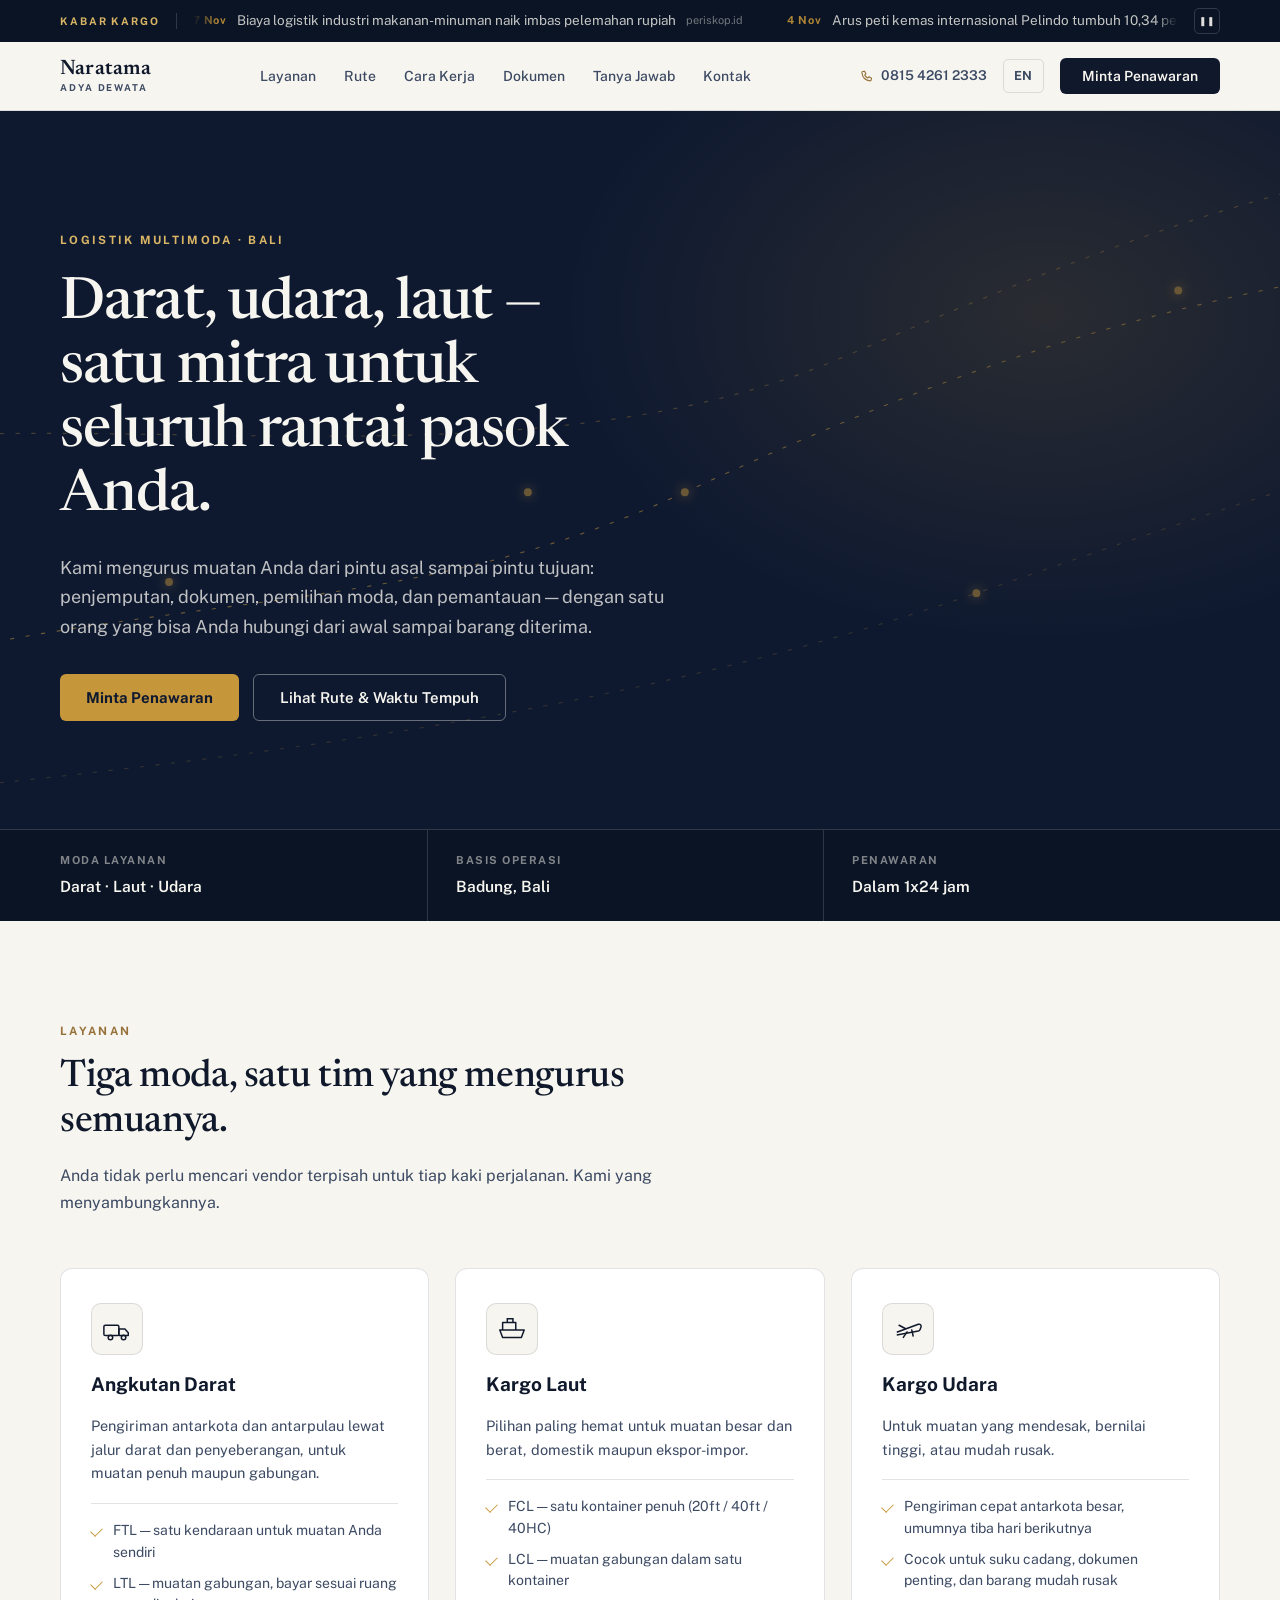
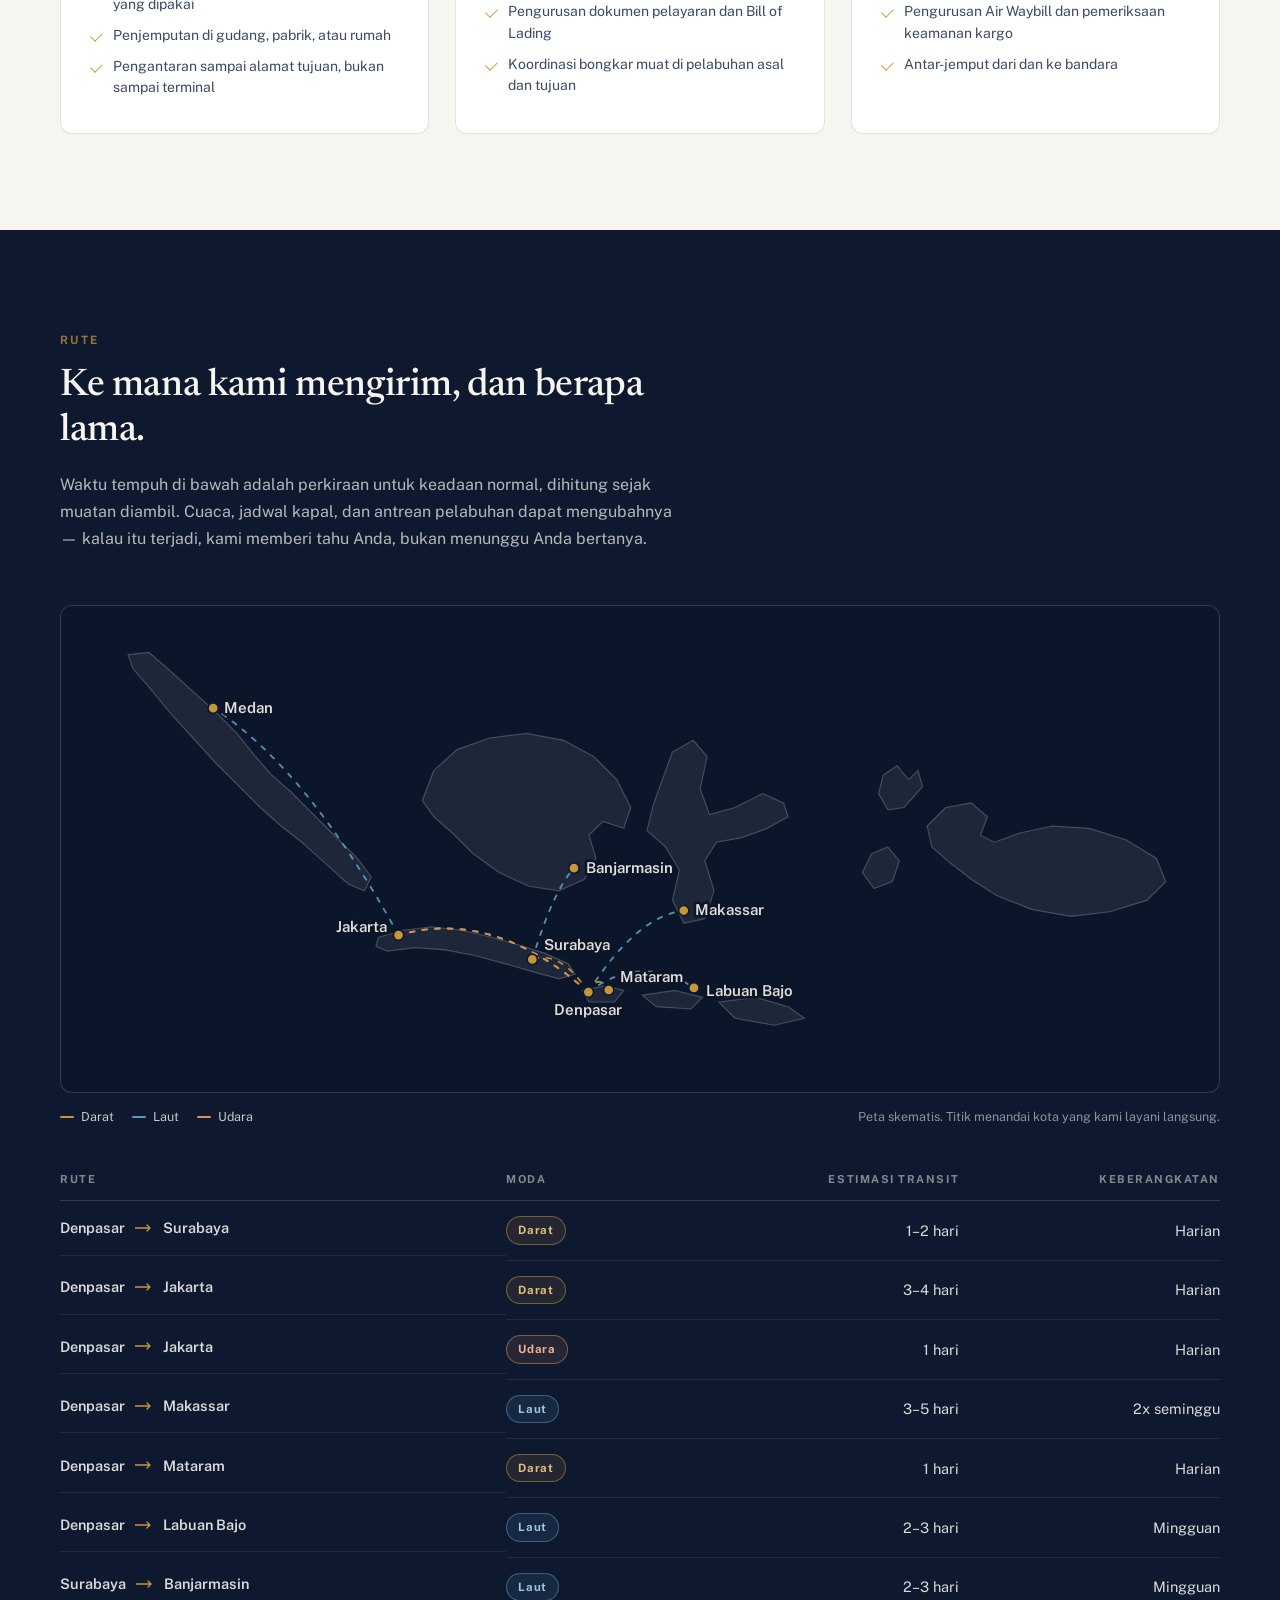
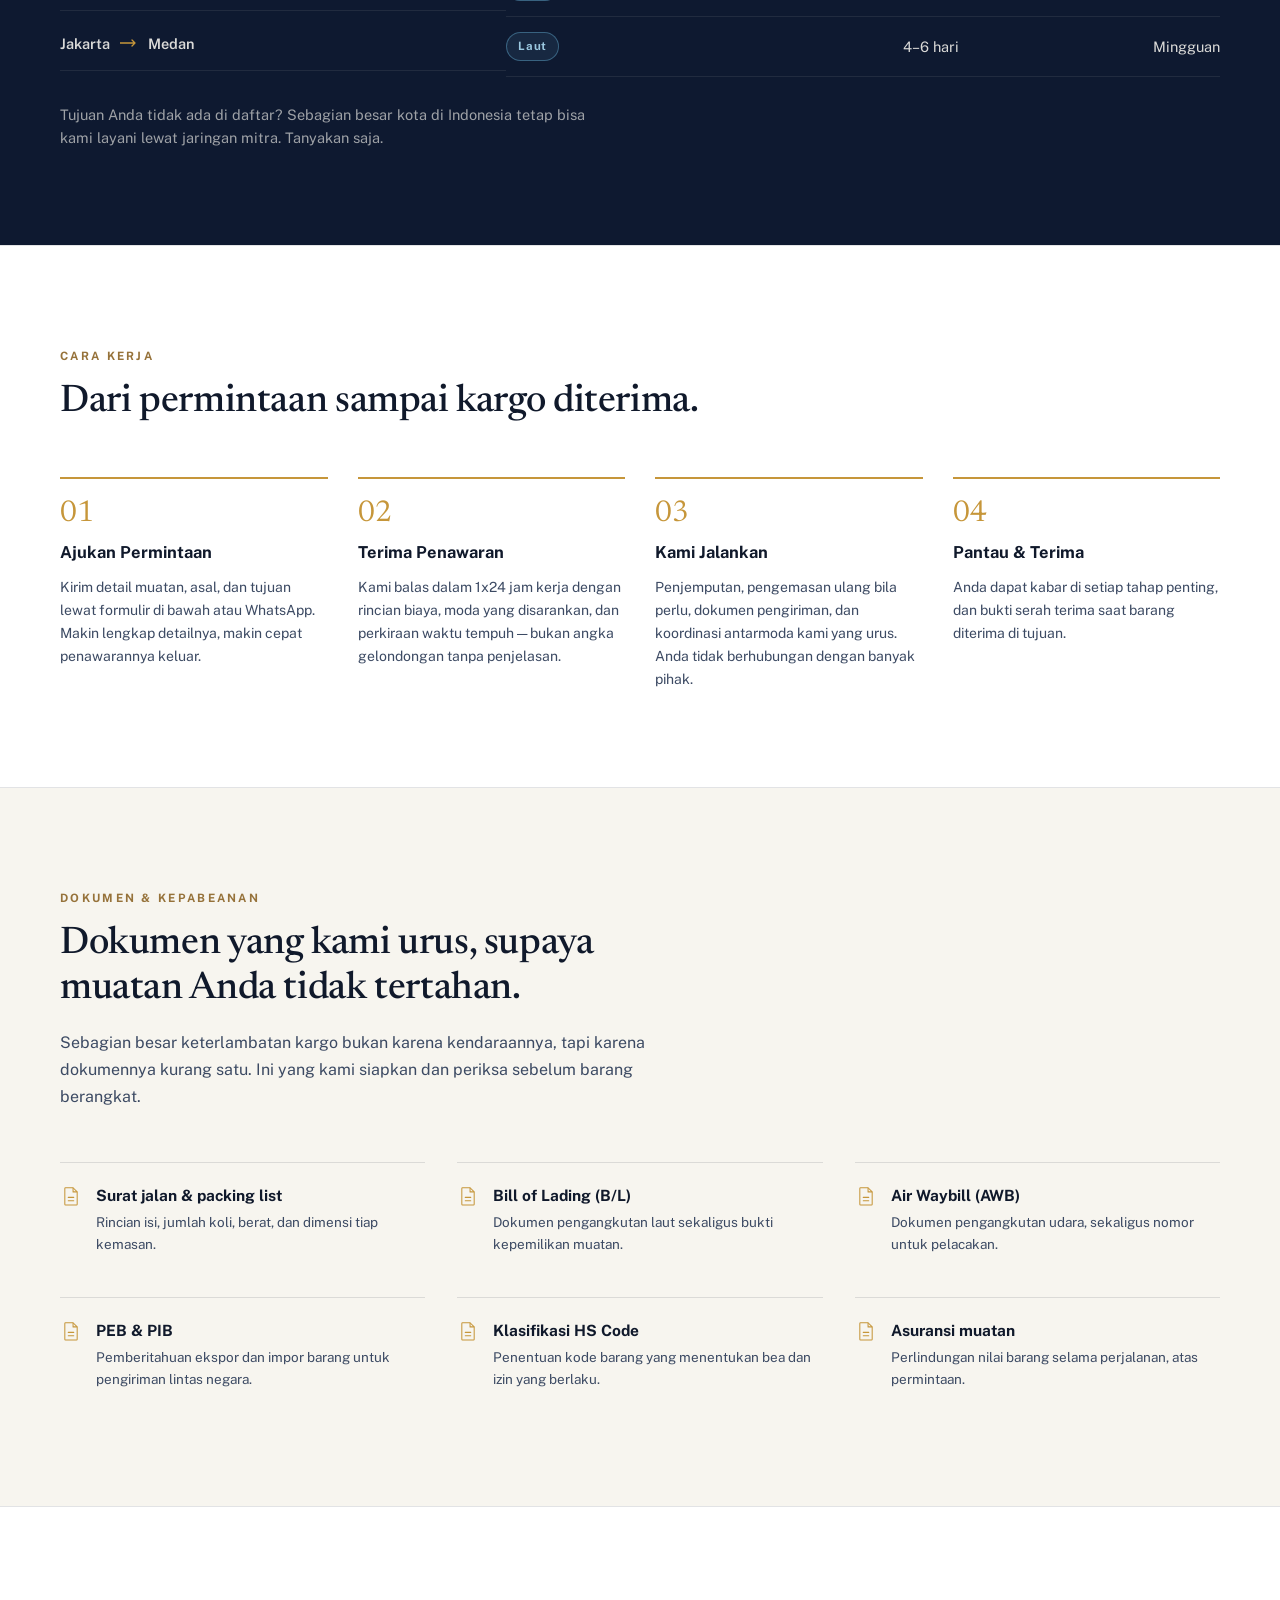
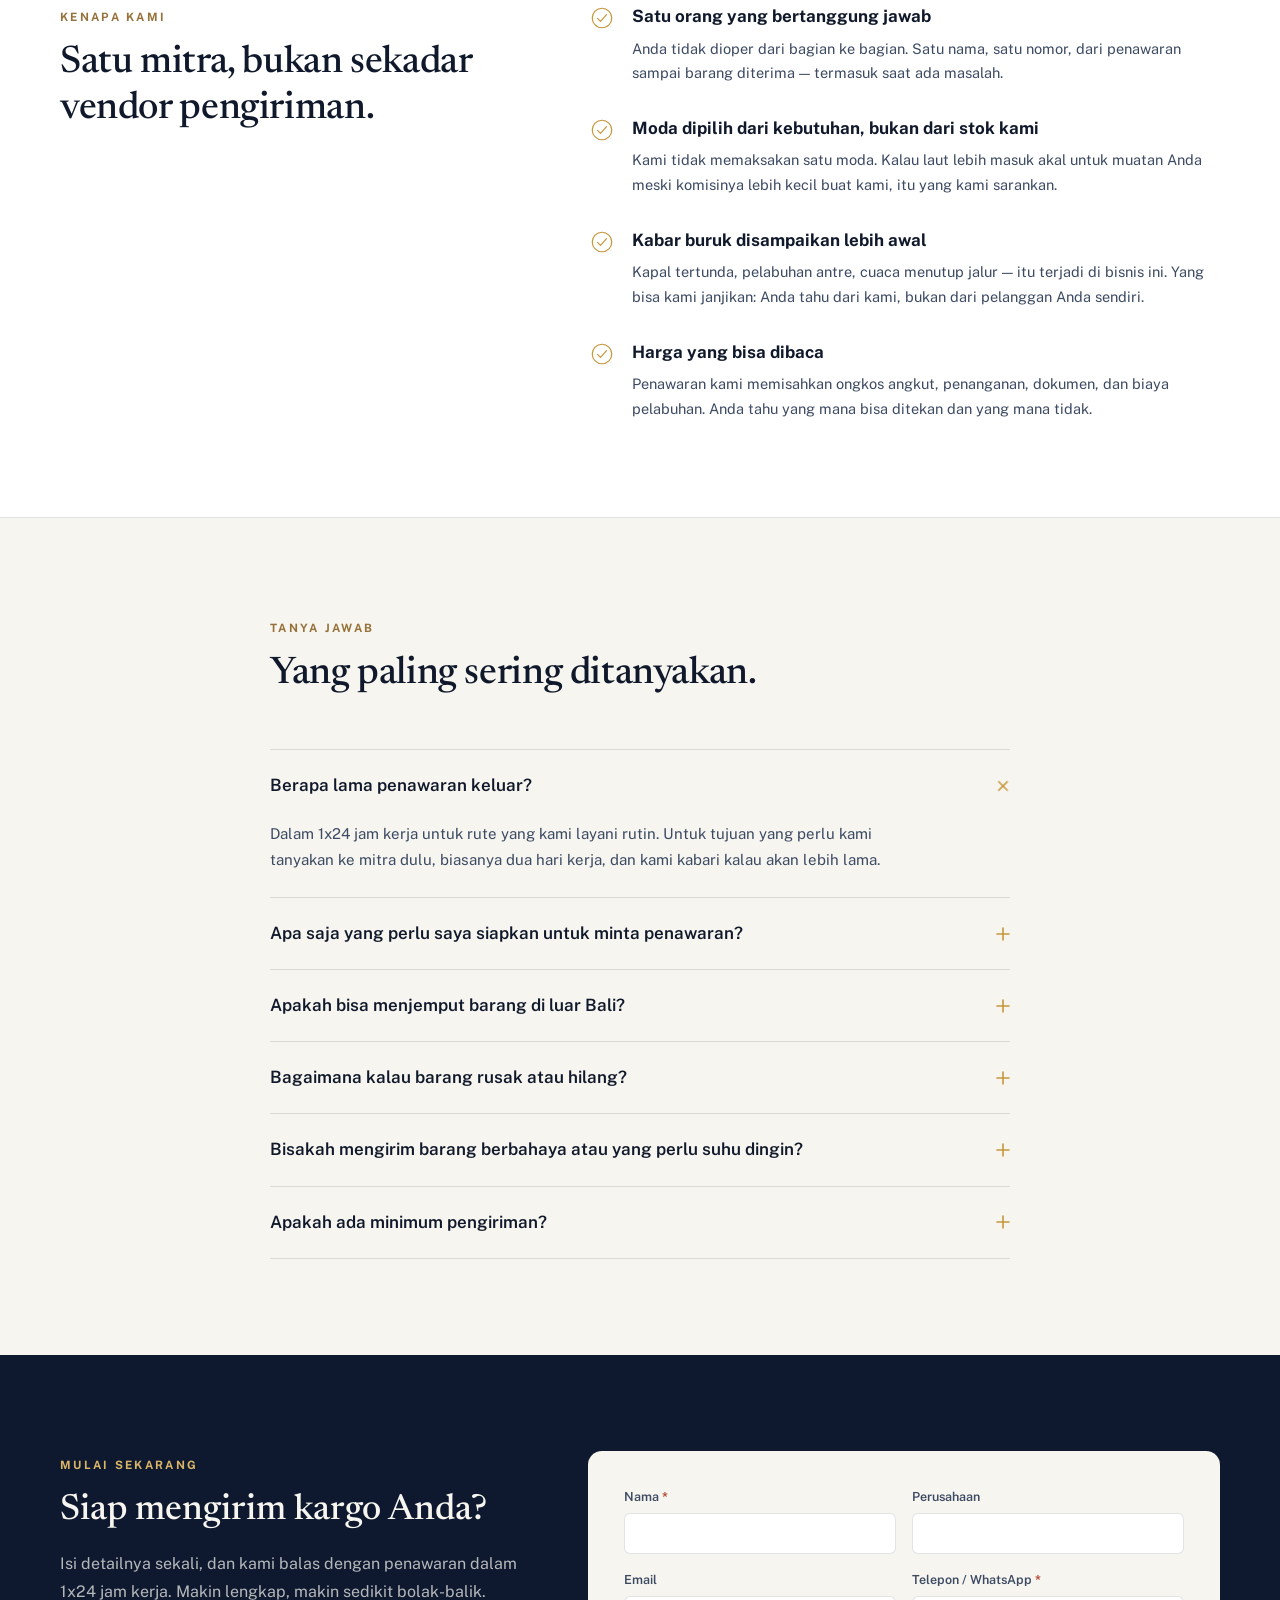
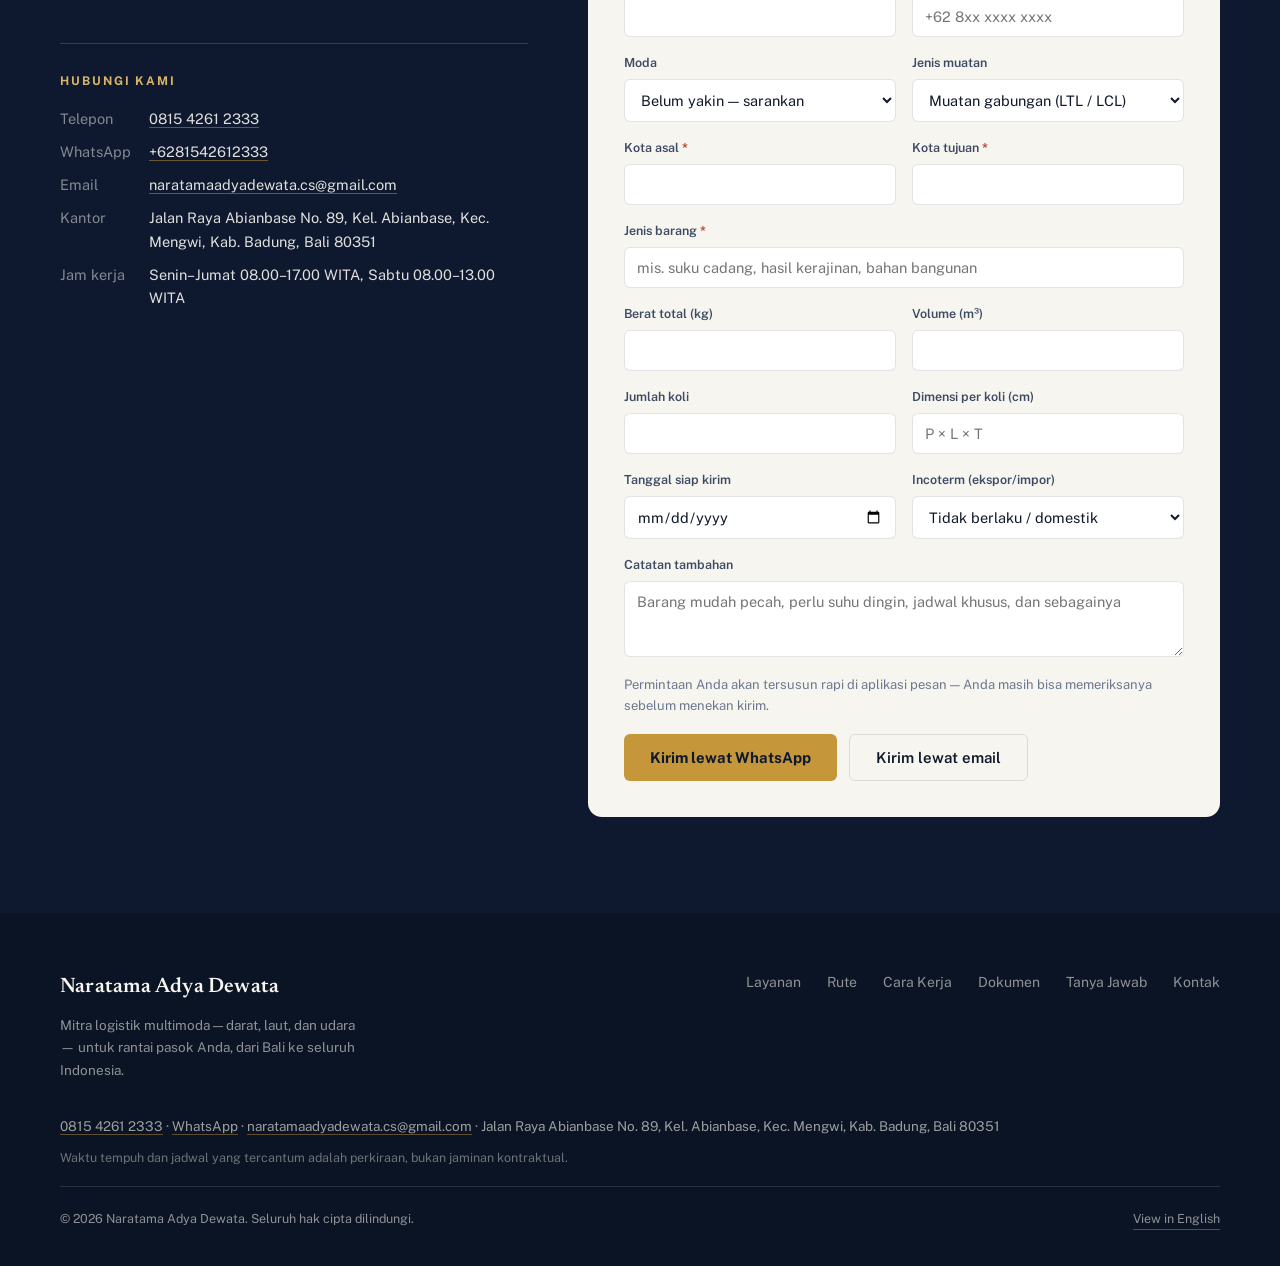
<file: index.html>
<!doctype html>
<html lang="id">
<head>
<meta charset="utf-8">
<meta name="viewport" content="width=device-width, initial-scale=1">
<title>Naratama Adya Dewata — Logistik Darat, Udara &amp; Laut dari Bali</title>
<meta name="description" content="Jasa pengiriman kargo darat, udara, dan laut dari Bali ke seluruh Indonesia. Satu mitra untuk seluruh rantai pasok Anda, dengan penawaran dalam 1x24 jam.">
<link rel="alternate" hreflang="id" href="index.html">
<link rel="alternate" hreflang="en" href="en.html">
<link rel="alternate" hreflang="x-default" href="index.html">
<meta property="og:type" content="website">
<meta property="og:title" content="Naratama Adya Dewata — Logistik Darat, Udara &amp; Laut dari Bali">
<meta property="og:description" content="Jasa pengiriman kargo darat, udara, dan laut dari Bali ke seluruh Indonesia. Satu mitra untuk seluruh rantai pasok Anda, dengan penawaran dalam 1x24 jam.">
<meta property="og:locale" content="id_ID">
<meta name="theme-color" content="#0E1930">
<link rel="icon" href="favicon.svg" type="image/svg+xml">
<link rel="icon" href="favicon-32.png" sizes="32x32" type="image/png">
<link rel="apple-touch-icon" href="apple-touch-icon.png">
<link rel="preconnect" href="https://fonts.googleapis.com">
<link rel="preconnect" href="https://fonts.gstatic.com" crossorigin>
<link rel="stylesheet" href="https://fonts.googleapis.com/css2?family=Newsreader:opsz,wght@6..72,400;6..72,500;6..72,600&family=Public+Sans:wght@400;500;600;700&display=swap">
<link rel="stylesheet" href="style.css">
<script src="script.js" defer></script>
<script type="application/ld+json">{"@context": "https://schema.org", "@type": "Organization", "name": "Naratama Adya Dewata", "description": "Jasa pengiriman kargo darat, udara, dan laut dari Bali ke seluruh Indonesia. Satu mitra untuk seluruh rantai pasok Anda, dengan penawaran dalam 1x24 jam.", "address": {"@type": "PostalAddress", "streetAddress": "Jalan Raya Abianbase No. 89, Kel. Abianbase, Kec. Mengwi, Kab. Badung, Bali 80351", "addressRegion": "Bali", "addressCountry": "ID"}, "telephone": "0815 4261 2333", "email": "naratamaadyadewata.cs@gmail.com"}</script>
<script type="application/ld+json">{"@context": "https://schema.org", "@type": "FAQPage", "mainEntity": [{"@type": "Question", "name": "Berapa lama penawaran keluar?", "acceptedAnswer": {"@type": "Answer", "text": "Dalam 1x24 jam kerja untuk rute yang kami layani rutin. Untuk tujuan yang perlu kami tanyakan ke mitra dulu, biasanya dua hari kerja, dan kami kabari kalau akan lebih lama."}}, {"@type": "Question", "name": "Apa saja yang perlu saya siapkan untuk minta penawaran?", "acceptedAnswer": {"@type": "Answer", "text": "Asal dan tujuan, jenis barang, berat dan volume atau dimensi per koli, serta tanggal siap kirim. Untuk ekspor-impor, tambahkan incoterm dan nilai barang."}}, {"@type": "Question", "name": "Apakah bisa menjemput barang di luar Bali?", "acceptedAnswer": {"@type": "Answer", "text": "Bisa. Basis kami di Badung, tetapi penjemputan di Jawa, Lombok, dan kota-kota besar lain kami kerjakan lewat jaringan mitra."}}, {"@type": "Question", "name": "Bagaimana kalau barang rusak atau hilang?", "acceptedAnswer": {"@type": "Answer", "text": "Tanggung jawab pengangkut diatur dalam dokumen pengangkutan dan nilainya terbatas. Untuk barang bernilai tinggi kami sarankan asuransi muatan, dan kami bantu mengurusnya sebelum barang berangkat."}}, {"@type": "Question", "name": "Bisakah mengirim barang berbahaya atau yang perlu suhu dingin?", "acceptedAnswer": {"@type": "Answer", "text": "Tanyakan lebih dulu dengan menyebutkan jenis barangnya. Keduanya punya aturan dan batasan tersendiri per moda, dan kami akan bilang terus terang kalau tidak bisa."}}, {"@type": "Question", "name": "Apakah ada minimum pengiriman?", "acceptedAnswer": {"@type": "Answer", "text": "Tidak ada minimum untuk muatan gabungan. Untuk FTL dan FCL, perhitungannya per kendaraan atau per kontainer, sehingga lebih masuk akal mulai dari volume tertentu — kami akan jujur mana yang lebih murah untuk Anda."}}]}</script>
</head>
<body>
<a class="lewati" href="#utama">Langsung ke isi</a>
<div class="ticker" id="ticker" hidden><div class="wadah ticker-dalam"><span class="ticker-label">KABAR KARGO</span><div class="ticker-jendela"><div class="ticker-jalur" id="ticker-jalur"></div></div><button type="button" class="ticker-jeda" id="ticker-jeda" data-jeda="Jeda" data-jalan="Jalankan" aria-label="Jeda">❚❚</button></div></div>
<header class="kepala" id="kepala"><div class="wadah kepala-dalam">
<a class="merek" href="#atas"><span class="merek-1">Naratama</span><span class="merek-2">ADYA DEWATA</span></a>
<nav class="nav" id="nav" aria-label="Layanan">
<a href="#layanan">Layanan</a><a href="#rute">Rute</a><a href="#cara-kerja">Cara Kerja</a><a href="#dokumen">Dokumen</a><a href="#tanya">Tanya Jawab</a><a href="#kontak">Kontak</a>
</nav>
<div class="kepala-kanan">
<a class="kepala-telp sembunyi-hp" href="tel:081542612333"><svg width="14" height="14" viewBox="0 0 16 16" fill="none" aria-hidden="true"><path d="M5.2 2.5 6.8 5.4 5.4 6.9c.7 1.5 1.9 2.7 3.4 3.4l1.5-1.4 2.9 1.6-.5 2.2c-.1.5-.6.8-1.1.8C6.4 13.5 2.5 9.6 2.2 4c0-.5.3-1 .8-1.1l2.2-.4Z" stroke="currentColor" stroke-width="1.3" stroke-linejoin="round"/></svg>0815 4261 2333</a>
<a class="bahasa" href="en.html" hreflang="en">EN</a>
<a class="tbl tbl-gelap sembunyi-hp" href="#kontak">Minta Penawaran</a>
<button class="menu-tbl" id="menu-tbl" aria-expanded="false" aria-controls="nav" aria-label="Menu"><span></span><span></span><span></span></button>
</div></div></header>
<main id="utama">
<section class="hero" id="atas">
<svg class="hero-peta" viewBox="0 0 1440 640" preserveAspectRatio="xMidYMid slice" aria-hidden="true">
<defs><filter id="beaconGlow" x="-120%" y="-120%" width="340%" height="340%">
<feGaussianBlur stdDeviation="5" result="b"/><feMerge><feMergeNode in="b"/><feMergeNode in="SourceGraphic"/></feMerge></filter>
<radialGradient id="aurora"><stop offset="0%" stop-color="#C6963A" stop-opacity="0.30"/><stop offset="100%" stop-color="#C6963A" stop-opacity="0"/></radialGradient></defs>
<ellipse class="hero-aurora" cx="1080" cy="180" rx="440" ry="300" fill="url(#aurora)"/>
<g stroke="#C6963A" fill="none" stroke-linecap="round">
<path class="route-line" d="M -60 520 C 300 420, 500 460, 760 340 S 1200 160, 1520 120" stroke-dasharray="3 11"/>
<path class="route-line slow" d="M -60 300 C 260 260, 620 340, 900 220 S 1300 60, 1520 30" stroke-dasharray="3 11" opacity="0.6"/>
<path class="route-line slower" d="M -60 620 C 360 580, 700 540, 1020 430 S 1340 320, 1520 290" stroke-dasharray="3 11" opacity="0.4"/>
</g>
<g fill="#C6963A" class="hero-titik">
<circle class="route-beacon" cx="300" cy="420" r="3.5"/><circle class="route-beacon" cx="760" cy="340" r="3.5"/>
<circle class="route-beacon" cx="1200" cy="160" r="3.5"/><circle class="route-beacon" cx="620" cy="340" r="3.5"/>
<circle class="route-beacon" cx="1020" cy="430" r="3.5"/></g></svg>
<div class="wadah hero-dalam">
<span class="mata emas">LOGISTIK MULTIMODA · BALI</span>
<h1>Darat, udara, laut — satu mitra untuk seluruh rantai pasok Anda.</h1>
<p class="hero-sub">Kami mengurus muatan Anda dari pintu asal sampai pintu tujuan: penjemputan, dokumen, pemilihan moda, dan pemantauan — dengan satu orang yang bisa Anda hubungi dari awal sampai barang diterima.</p>
<div class="hero-tombol"><a class="tbl tbl-utama" href="#kontak">Minta Penawaran</a><a class="tbl tbl-garis" href="#rute">Lihat Rute &amp; Waktu Tempuh</a></div>
</div></section>
<section class="bukti" aria-label="Moda layanan"><div class="wadah bukti-baris"><div class="bukti-butir"><dt>Moda layanan</dt><dd>Darat · Laut · Udara</dd></div><div class="bukti-butir"><dt>Basis operasi</dt><dd>Badung, Bali</dd></div><div class="bukti-butir"><dt>Penawaran</dt><dd>Dalam 1x24 jam</dd></div></div></section>
<section class="bagian" id="layanan"><div class="wadah">
<div class="bagian-kepala"><span class="mata">LAYANAN</span><h2>Tiga moda, satu tim yang mengurus semuanya.</h2><p class="bagian-sub">Anda tidak perlu mencari vendor terpisah untuk tiap kaki perjalanan. Kami yang menyambungkannya.</p></div>
<div class="kisi-3"><article class="kartu-layanan"><div class="kartu-ikon"><svg width="30" height="30" viewBox="0 0 32 32" fill="none" stroke="#10192B" stroke-width="1.6" aria-hidden="true"><rect x="2" y="12" width="16" height="11" rx="1.5"/><path d="M18 16h6.5L28 20v3h-10v-7Z" stroke-linejoin="round"/><circle cx="9" cy="25" r="2.4"/><circle cx="23" cy="25" r="2.4"/></svg></div><h3>Angkutan Darat</h3><p>Pengiriman antarkota dan antarpulau lewat jalur darat dan penyeberangan, untuk muatan penuh maupun gabungan.</p><ul class="centang"><li>FTL — satu kendaraan untuk muatan Anda sendiri</li><li>LTL — muatan gabungan, bayar sesuai ruang yang dipakai</li><li>Penjemputan di gudang, pabrik, atau rumah</li><li>Pengantaran sampai alamat tujuan, bukan sampai terminal</li></ul></article><article class="kartu-layanan"><div class="kartu-ikon"><svg width="30" height="30" viewBox="0 0 32 32" fill="none" stroke="#10192B" stroke-width="1.6" aria-hidden="true"><path d="M6 17V9h14v8" stroke-linejoin="round"/><path d="M3 17h26l-3 8H6l-3-8Z" stroke-linejoin="round"/><path d="M11 9V5h6v4"/></svg></div><h3>Kargo Laut</h3><p>Pilihan paling hemat untuk muatan besar dan berat, domestik maupun ekspor-impor.</p><ul class="centang"><li>FCL — satu kontainer penuh (20ft / 40ft / 40HC)</li><li>LCL — muatan gabungan dalam satu kontainer</li><li>Pengurusan dokumen pelayaran dan Bill of Lading</li><li>Koordinasi bongkar muat di pelabuhan asal dan tujuan</li></ul></article><article class="kartu-layanan"><div class="kartu-ikon"><svg width="30" height="30" viewBox="0 0 32 32" fill="none" stroke="#10192B" stroke-width="1.6" aria-hidden="true"><path d="M4 19.5 27 11c1.8-.66 3.6 1.1 2.9 2.9l-1 2.6c-.3.8-1 1.4-1.8 1.6L4 22.5" stroke-linejoin="round"/><path d="M13 15.5 6.5 12M15 19l-4 6M20 17l1.5 6.5" stroke-linecap="round"/></svg></div><h3>Kargo Udara</h3><p>Untuk muatan yang mendesak, bernilai tinggi, atau mudah rusak.</p><ul class="centang"><li>Pengiriman cepat antarkota besar, umumnya tiba hari berikutnya</li><li>Cocok untuk suku cadang, dokumen penting, dan barang mudah rusak</li><li>Pengurusan Air Waybill dan pemeriksaan keamanan kargo</li><li>Antar-jemput dari dan ke bandara</li></ul></article></div>
</div></section>
<section class="bagian gelap" id="rute"><div class="wadah">
<div class="bagian-kepala terang"><span class="mata">RUTE</span><h2>Ke mana kami mengirim, dan berapa lama.</h2><p class="bagian-sub">Waktu tempuh di bawah adalah perkiraan untuk keadaan normal, dihitung sejak muatan diambil. Cuaca, jadwal kapal, dan antrean pelabuhan dapat mengubahnya — kalau itu terjadi, kami memberi tahu Anda, bukan menunggu Anda bertanya.</p></div>
<figure class="peta-bungkus"><svg viewBox="0 0 1000 420" class="peta" role="img" aria-label="Jangkauan pengiriman" preserveAspectRatio="xMidYMid meet"><g class="peta-pulau"><path d="M 58 42 L 76 40 L 92 54 L 112 72 L 132 90 L 152 110 L 168 130 L 182 146 L 198 160 L 216 178 L 236 198 L 256 218 L 268 234 L 262 246 L 248 240 L 228 222 L 208 204 L 190 190 L 172 174 L 154 156 L 134 136 L 114 114 L 94 92 L 76 70 L 62 54 Z"/><path d="M 274 286 L 296 280 L 320 277 L 346 280 L 372 286 L 396 293 L 418 300 L 438 309 L 444 318 L 430 322 L 408 316 L 384 309 L 358 302 L 332 297 L 306 295 L 282 298 L 272 294 Z"/><path d="M 312 168 L 322 142 L 342 124 L 370 114 L 402 110 L 434 116 L 460 130 L 480 150 L 492 174 L 486 192 L 468 186 L 456 198 L 462 218 L 452 236 L 430 246 L 404 242 L 378 230 L 356 214 L 338 196 L 322 182 Z"/><path d="M 528 126 L 546 116 L 558 130 L 552 158 L 560 180 L 582 174 L 606 162 L 624 170 L 628 182 L 610 192 L 588 200 L 566 204 L 556 220 L 564 246 L 556 270 L 538 274 L 528 254 L 534 228 L 522 208 L 506 194 L 512 170 Z"/><path d="M 748 190 L 764 174 L 786 170 L 800 182 L 794 198 L 806 204 L 828 196 L 856 190 L 888 192 L 920 202 L 946 218 L 954 238 L 938 254 L 906 264 L 872 268 L 838 262 L 808 250 L 786 236 L 768 222 L 752 208 Z"/><path d="M 700 214 L 714 208 L 724 220 L 718 238 L 702 244 L 692 230 Z"/><path d="M 710 146 L 722 138 L 732 150 L 740 142 L 744 156 L 728 174 L 714 176 L 706 162 Z"/><path d="M 450 332 L 470 328 L 486 332 L 478 342 L 456 342 Z M 502 336 L 530 332 L 554 338 L 544 348 L 514 346 Z M 568 342 L 600 338 L 628 346 L 642 356 L 616 362 L 582 356 Z"/></g><g class="peta-rute"><path class="rute-garis moda-darat" d="M 455.4 333.4 Q 431.2 296.7 407.0 305.2" stroke="#C6963A"/><path class="rute-garis moda-darat" d="M 455.4 333.4 Q 373.4 260.7 291.5 284.2" stroke="#C6963A"/><path class="rute-garis moda-udara" d="M 455.4 333.4 Q 373.4 260.7 291.5 284.2" stroke="#D98F5F"/><path class="rute-garis moda-laut" d="M 455.4 333.4 Q 496.6 268.1 537.8 263.0" stroke="#5B9BBF"/><path class="rute-garis moda-darat" d="M 455.4 333.4 Q 464.2 316.6 473.0 331.6" stroke="#C6963A"/><path class="rute-garis moda-laut" d="M 455.4 333.4 Q 501.0 299.5 546.6 329.8" stroke="#5B9BBF"/><path class="rute-garis moda-laut" d="M 407.0 305.2 Q 425.0 245.9 443.0 226.4" stroke="#5B9BBF"/><path class="rute-garis moda-laut" d="M 291.5 284.2 Q 211.4 139.0 131.4 88.2" stroke="#5B9BBF"/></g><g class="peta-kota"><circle cx="455.4" cy="333.4" r="4.5"/><text class="alas" x="455.4" y="353.4" text-anchor="middle">Denpasar</text><text class="atas" x="455.4" y="353.4" text-anchor="middle">Denpasar</text><circle cx="407.0" cy="305.2" r="4.5"/><text class="alas" x="417.0" y="297.2" text-anchor="start">Surabaya</text><text class="atas" x="417.0" y="297.2" text-anchor="start">Surabaya</text><circle cx="291.5" cy="284.2" r="4.5"/><text class="alas" x="281.5" y="281.2" text-anchor="end">Jakarta</text><text class="atas" x="281.5" y="281.2" text-anchor="end">Jakarta</text><circle cx="537.8" cy="263.0" r="4.5"/><text class="alas" x="547.8" y="267.0" text-anchor="start">Makassar</text><text class="atas" x="547.8" y="267.0" text-anchor="start">Makassar</text><circle cx="473.0" cy="331.6" r="4.5"/><text class="alas" x="483.0" y="324.6" text-anchor="start">Mataram</text><text class="atas" x="483.0" y="324.6" text-anchor="start">Mataram</text><circle cx="546.6" cy="329.8" r="4.5"/><text class="alas" x="556.6" y="336.8" text-anchor="start">Labuan Bajo</text><text class="atas" x="556.6" y="336.8" text-anchor="start">Labuan Bajo</text><circle cx="443.0" cy="226.4" r="4.5"/><text class="alas" x="453.0" y="230.4" text-anchor="start">Banjarmasin</text><text class="atas" x="453.0" y="230.4" text-anchor="start">Banjarmasin</text><circle cx="131.4" cy="88.2" r="4.5"/><text class="alas" x="140.4" y="92.2" text-anchor="start">Medan</text><text class="atas" x="140.4" y="92.2" text-anchor="start">Medan</text></g></svg><figcaption class="peta-kaki"><span class="peta-kunci"><span class="kunci-butir"><i style="background:#C6963A"></i>Darat</span><span class="kunci-butir"><i style="background:#5B9BBF"></i>Laut</span><span class="kunci-butir"><i style="background:#D98F5F"></i>Udara</span></span><span>Peta skematis. Titik menandai kota yang kami layani langsung.</span></figcaption></figure>
<div class="tabel-gulung"><table class="rute"><thead><tr><th scope="col">Rute</th><th scope="col">Moda</th><th scope="col" class="num">Estimasi transit</th><th scope="col" class="num">Keberangkatan</th></tr></thead><tbody><tr><td class="rute-nama"><span>Denpasar</span><svg class="panah" width="18" height="8" viewBox="0 0 18 8" aria-hidden="true"><path d="M0 4h15M12 1l3 3-3 3" stroke="currentColor" stroke-width="1.3" fill="none" stroke-linecap="round" stroke-linejoin="round"/></svg><span>Surabaya</span></td><td><span class="pil moda-darat">Darat</span></td><td class="num">1–2 hari</td><td class="num">Harian</td></tr><tr><td class="rute-nama"><span>Denpasar</span><svg class="panah" width="18" height="8" viewBox="0 0 18 8" aria-hidden="true"><path d="M0 4h15M12 1l3 3-3 3" stroke="currentColor" stroke-width="1.3" fill="none" stroke-linecap="round" stroke-linejoin="round"/></svg><span>Jakarta</span></td><td><span class="pil moda-darat">Darat</span></td><td class="num">3–4 hari</td><td class="num">Harian</td></tr><tr><td class="rute-nama"><span>Denpasar</span><svg class="panah" width="18" height="8" viewBox="0 0 18 8" aria-hidden="true"><path d="M0 4h15M12 1l3 3-3 3" stroke="currentColor" stroke-width="1.3" fill="none" stroke-linecap="round" stroke-linejoin="round"/></svg><span>Jakarta</span></td><td><span class="pil moda-udara">Udara</span></td><td class="num">1 hari</td><td class="num">Harian</td></tr><tr><td class="rute-nama"><span>Denpasar</span><svg class="panah" width="18" height="8" viewBox="0 0 18 8" aria-hidden="true"><path d="M0 4h15M12 1l3 3-3 3" stroke="currentColor" stroke-width="1.3" fill="none" stroke-linecap="round" stroke-linejoin="round"/></svg><span>Makassar</span></td><td><span class="pil moda-laut">Laut</span></td><td class="num">3–5 hari</td><td class="num">2x seminggu</td></tr><tr><td class="rute-nama"><span>Denpasar</span><svg class="panah" width="18" height="8" viewBox="0 0 18 8" aria-hidden="true"><path d="M0 4h15M12 1l3 3-3 3" stroke="currentColor" stroke-width="1.3" fill="none" stroke-linecap="round" stroke-linejoin="round"/></svg><span>Mataram</span></td><td><span class="pil moda-darat">Darat</span></td><td class="num">1 hari</td><td class="num">Harian</td></tr><tr><td class="rute-nama"><span>Denpasar</span><svg class="panah" width="18" height="8" viewBox="0 0 18 8" aria-hidden="true"><path d="M0 4h15M12 1l3 3-3 3" stroke="currentColor" stroke-width="1.3" fill="none" stroke-linecap="round" stroke-linejoin="round"/></svg><span>Labuan Bajo</span></td><td><span class="pil moda-laut">Laut</span></td><td class="num">2–3 hari</td><td class="num">Mingguan</td></tr><tr><td class="rute-nama"><span>Surabaya</span><svg class="panah" width="18" height="8" viewBox="0 0 18 8" aria-hidden="true"><path d="M0 4h15M12 1l3 3-3 3" stroke="currentColor" stroke-width="1.3" fill="none" stroke-linecap="round" stroke-linejoin="round"/></svg><span>Banjarmasin</span></td><td><span class="pil moda-laut">Laut</span></td><td class="num">2–3 hari</td><td class="num">Mingguan</td></tr><tr><td class="rute-nama"><span>Jakarta</span><svg class="panah" width="18" height="8" viewBox="0 0 18 8" aria-hidden="true"><path d="M0 4h15M12 1l3 3-3 3" stroke="currentColor" stroke-width="1.3" fill="none" stroke-linecap="round" stroke-linejoin="round"/></svg><span>Medan</span></td><td><span class="pil moda-laut">Laut</span></td><td class="num">4–6 hari</td><td class="num">Mingguan</td></tr></tbody></table></div>
<p class="rute-lain">Tujuan Anda tidak ada di daftar? Sebagian besar kota di Indonesia tetap bisa kami layani lewat jaringan mitra. Tanyakan saja.</p>
</div></section>
<section class="bagian putih" id="cara-kerja"><div class="wadah">
<div class="bagian-kepala"><span class="mata">CARA KERJA</span><h2>Dari permintaan sampai kargo diterima.</h2></div>
<ol class="kisi-4 langkah-daftar"><li class="langkah"><span class="langkah-no">01</span><h3>Ajukan Permintaan</h3><p>Kirim detail muatan, asal, dan tujuan lewat formulir di bawah atau WhatsApp. Makin lengkap detailnya, makin cepat penawarannya keluar.</p></li><li class="langkah"><span class="langkah-no">02</span><h3>Terima Penawaran</h3><p>Kami balas dalam 1x24 jam kerja dengan rincian biaya, moda yang disarankan, dan perkiraan waktu tempuh — bukan angka gelondongan tanpa penjelasan.</p></li><li class="langkah"><span class="langkah-no">03</span><h3>Kami Jalankan</h3><p>Penjemputan, pengemasan ulang bila perlu, dokumen pengiriman, dan koordinasi antarmoda kami yang urus. Anda tidak berhubungan dengan banyak pihak.</p></li><li class="langkah"><span class="langkah-no">04</span><h3>Pantau &amp; Terima</h3><p>Anda dapat kabar di setiap tahap penting, dan bukti serah terima saat barang diterima di tujuan.</p></li></ol>
</div></section>
<section class="bagian" id="dokumen"><div class="wadah">
<div class="bagian-kepala"><span class="mata">DOKUMEN &amp; KEPABEANAN</span><h2>Dokumen yang kami urus, supaya muatan Anda tidak tertahan.</h2><p class="bagian-sub">Sebagian besar keterlambatan kargo bukan karena kendaraannya, tapi karena dokumennya kurang satu. Ini yang kami siapkan dan periksa sebelum barang berangkat.</p></div>
<div class="kisi-dok"><div class="dok-butir"><svg width="22" height="22" viewBox="0 0 32 32" fill="none" stroke="#C6963A" stroke-width="1.5" aria-hidden="true"><path d="M8 4h11l6 6v18a1 1 0 0 1-1 1H8a1 1 0 0 1-1-1V5a1 1 0 0 1 1-1Z" stroke-linejoin="round"/><path d="M19 4v6h6" stroke-linejoin="round"/><path d="M12 18h8M12 23h8" stroke-linecap="round"/></svg><div><h3>Surat jalan &amp; packing list</h3><p>Rincian isi, jumlah koli, berat, dan dimensi tiap kemasan.</p></div></div><div class="dok-butir"><svg width="22" height="22" viewBox="0 0 32 32" fill="none" stroke="#C6963A" stroke-width="1.5" aria-hidden="true"><path d="M8 4h11l6 6v18a1 1 0 0 1-1 1H8a1 1 0 0 1-1-1V5a1 1 0 0 1 1-1Z" stroke-linejoin="round"/><path d="M19 4v6h6" stroke-linejoin="round"/><path d="M12 18h8M12 23h8" stroke-linecap="round"/></svg><div><h3>Bill of Lading (B/L)</h3><p>Dokumen pengangkutan laut sekaligus bukti kepemilikan muatan.</p></div></div><div class="dok-butir"><svg width="22" height="22" viewBox="0 0 32 32" fill="none" stroke="#C6963A" stroke-width="1.5" aria-hidden="true"><path d="M8 4h11l6 6v18a1 1 0 0 1-1 1H8a1 1 0 0 1-1-1V5a1 1 0 0 1 1-1Z" stroke-linejoin="round"/><path d="M19 4v6h6" stroke-linejoin="round"/><path d="M12 18h8M12 23h8" stroke-linecap="round"/></svg><div><h3>Air Waybill (AWB)</h3><p>Dokumen pengangkutan udara, sekaligus nomor untuk pelacakan.</p></div></div><div class="dok-butir"><svg width="22" height="22" viewBox="0 0 32 32" fill="none" stroke="#C6963A" stroke-width="1.5" aria-hidden="true"><path d="M8 4h11l6 6v18a1 1 0 0 1-1 1H8a1 1 0 0 1-1-1V5a1 1 0 0 1 1-1Z" stroke-linejoin="round"/><path d="M19 4v6h6" stroke-linejoin="round"/><path d="M12 18h8M12 23h8" stroke-linecap="round"/></svg><div><h3>PEB &amp; PIB</h3><p>Pemberitahuan ekspor dan impor barang untuk pengiriman lintas negara.</p></div></div><div class="dok-butir"><svg width="22" height="22" viewBox="0 0 32 32" fill="none" stroke="#C6963A" stroke-width="1.5" aria-hidden="true"><path d="M8 4h11l6 6v18a1 1 0 0 1-1 1H8a1 1 0 0 1-1-1V5a1 1 0 0 1 1-1Z" stroke-linejoin="round"/><path d="M19 4v6h6" stroke-linejoin="round"/><path d="M12 18h8M12 23h8" stroke-linecap="round"/></svg><div><h3>Klasifikasi HS Code</h3><p>Penentuan kode barang yang menentukan bea dan izin yang berlaku.</p></div></div><div class="dok-butir"><svg width="22" height="22" viewBox="0 0 32 32" fill="none" stroke="#C6963A" stroke-width="1.5" aria-hidden="true"><path d="M8 4h11l6 6v18a1 1 0 0 1-1 1H8a1 1 0 0 1-1-1V5a1 1 0 0 1 1-1Z" stroke-linejoin="round"/><path d="M19 4v6h6" stroke-linejoin="round"/><path d="M12 18h8M12 23h8" stroke-linecap="round"/></svg><div><h3>Asuransi muatan</h3><p>Perlindungan nilai barang selama perjalanan, atas permintaan.</p></div></div></div>
</div></section>
<section class="bagian putih" id="kenapa"><div class="wadah dua-kolom">
<div class="bagian-kepala lengket"><span class="mata">KENAPA KAMI</span><h2>Satu mitra, bukan sekadar vendor pengiriman.</h2></div>
<div class="kenapa-daftar"><div class="kenapa-butir"><svg width="24" height="24" viewBox="0 0 32 32" fill="none" stroke="#C6963A" stroke-width="1.6" aria-hidden="true"><circle cx="16" cy="16" r="13"/><path d="M10 16.5l4 4 8-9" stroke-linecap="round" stroke-linejoin="round"/></svg><div><h3>Satu orang yang bertanggung jawab</h3><p>Anda tidak dioper dari bagian ke bagian. Satu nama, satu nomor, dari penawaran sampai barang diterima — termasuk saat ada masalah.</p></div></div><div class="kenapa-butir"><svg width="24" height="24" viewBox="0 0 32 32" fill="none" stroke="#C6963A" stroke-width="1.6" aria-hidden="true"><circle cx="16" cy="16" r="13"/><path d="M10 16.5l4 4 8-9" stroke-linecap="round" stroke-linejoin="round"/></svg><div><h3>Moda dipilih dari kebutuhan, bukan dari stok kami</h3><p>Kami tidak memaksakan satu moda. Kalau laut lebih masuk akal untuk muatan Anda meski komisinya lebih kecil buat kami, itu yang kami sarankan.</p></div></div><div class="kenapa-butir"><svg width="24" height="24" viewBox="0 0 32 32" fill="none" stroke="#C6963A" stroke-width="1.6" aria-hidden="true"><circle cx="16" cy="16" r="13"/><path d="M10 16.5l4 4 8-9" stroke-linecap="round" stroke-linejoin="round"/></svg><div><h3>Kabar buruk disampaikan lebih awal</h3><p>Kapal tertunda, pelabuhan antre, cuaca menutup jalur — itu terjadi di bisnis ini. Yang bisa kami janjikan: Anda tahu dari kami, bukan dari pelanggan Anda sendiri.</p></div></div><div class="kenapa-butir"><svg width="24" height="24" viewBox="0 0 32 32" fill="none" stroke="#C6963A" stroke-width="1.6" aria-hidden="true"><circle cx="16" cy="16" r="13"/><path d="M10 16.5l4 4 8-9" stroke-linecap="round" stroke-linejoin="round"/></svg><div><h3>Harga yang bisa dibaca</h3><p>Penawaran kami memisahkan ongkos angkut, penanganan, dokumen, dan biaya pelabuhan. Anda tahu yang mana bisa ditekan dan yang mana tidak.</p></div></div></div>
</div></section>
<section class="bagian" id="tanya"><div class="wadah sempit">
<div class="bagian-kepala"><span class="mata">TANYA JAWAB</span><h2>Yang paling sering ditanyakan.</h2></div>
<div class="tanya-daftar"><details class="tanya" open><summary><span>Berapa lama penawaran keluar?</span><svg width="14" height="14" viewBox="0 0 14 14" aria-hidden="true"><path d="M7 1v12M1 7h12" stroke="currentColor" stroke-width="1.6" stroke-linecap="round"/></svg></summary><p>Dalam 1x24 jam kerja untuk rute yang kami layani rutin. Untuk tujuan yang perlu kami tanyakan ke mitra dulu, biasanya dua hari kerja, dan kami kabari kalau akan lebih lama.</p></details><details class="tanya"><summary><span>Apa saja yang perlu saya siapkan untuk minta penawaran?</span><svg width="14" height="14" viewBox="0 0 14 14" aria-hidden="true"><path d="M7 1v12M1 7h12" stroke="currentColor" stroke-width="1.6" stroke-linecap="round"/></svg></summary><p>Asal dan tujuan, jenis barang, berat dan volume atau dimensi per koli, serta tanggal siap kirim. Untuk ekspor-impor, tambahkan incoterm dan nilai barang.</p></details><details class="tanya"><summary><span>Apakah bisa menjemput barang di luar Bali?</span><svg width="14" height="14" viewBox="0 0 14 14" aria-hidden="true"><path d="M7 1v12M1 7h12" stroke="currentColor" stroke-width="1.6" stroke-linecap="round"/></svg></summary><p>Bisa. Basis kami di Badung, tetapi penjemputan di Jawa, Lombok, dan kota-kota besar lain kami kerjakan lewat jaringan mitra.</p></details><details class="tanya"><summary><span>Bagaimana kalau barang rusak atau hilang?</span><svg width="14" height="14" viewBox="0 0 14 14" aria-hidden="true"><path d="M7 1v12M1 7h12" stroke="currentColor" stroke-width="1.6" stroke-linecap="round"/></svg></summary><p>Tanggung jawab pengangkut diatur dalam dokumen pengangkutan dan nilainya terbatas. Untuk barang bernilai tinggi kami sarankan asuransi muatan, dan kami bantu mengurusnya sebelum barang berangkat.</p></details><details class="tanya"><summary><span>Bisakah mengirim barang berbahaya atau yang perlu suhu dingin?</span><svg width="14" height="14" viewBox="0 0 14 14" aria-hidden="true"><path d="M7 1v12M1 7h12" stroke="currentColor" stroke-width="1.6" stroke-linecap="round"/></svg></summary><p>Tanyakan lebih dulu dengan menyebutkan jenis barangnya. Keduanya punya aturan dan batasan tersendiri per moda, dan kami akan bilang terus terang kalau tidak bisa.</p></details><details class="tanya"><summary><span>Apakah ada minimum pengiriman?</span><svg width="14" height="14" viewBox="0 0 14 14" aria-hidden="true"><path d="M7 1v12M1 7h12" stroke="currentColor" stroke-width="1.6" stroke-linecap="round"/></svg></summary><p>Tidak ada minimum untuk muatan gabungan. Untuk FTL dan FCL, perhitungannya per kendaraan atau per kontainer, sehingga lebih masuk akal mulai dari volume tertentu — kami akan jujur mana yang lebih murah untuk Anda.</p></details></div>
</div></section>
<section class="bagian gelap" id="kontak"><div class="wadah kontak-kisi">
<div class="kontak-kiri"><span class="mata emas">MULAI SEKARANG</span><h2>Siap mengirim kargo Anda?</h2><p class="bagian-sub">Isi detailnya sekali, dan kami balas dengan penawaran dalam 1x24 jam kerja. Makin lengkap, makin sedikit bolak-balik.</p><div class="kontak-rinci"><h3>Hubungi kami</h3><dl><dt>Telepon</dt><dd><a href="tel:081542612333">0815 4261 2333</a></dd><dt>WhatsApp</dt><dd><a href="https://wa.me/6281542612333" rel="noopener">+6281542612333</a></dd><dt>Email</dt><dd><a href="mailto:naratamaadyadewata.cs@gmail.com">naratamaadyadewata.cs@gmail.com</a></dd><dt>Kantor</dt><dd>Jalan Raya Abianbase No. 89, Kel. Abianbase, Kec. Mengwi, Kab. Badung, Bali 80351</dd><dt>Jam kerja</dt><dd>Senin–Jumat 08.00–17.00 WITA, Sabtu 08.00–13.00 WITA</dd></dl></div></div>
<div class="kontak-kanan"><form id="form-penawaran" class="form" novalidate><div class="form-kisi"><div class="isian "><label for="nama">Nama <abbr class="wajib" title="wajib diisi">*</abbr></label><input id="nama" name="nama" type="text" placeholder="" required></div><div class="isian "><label for="firma">Perusahaan</label><input id="firma" name="firma" type="text" placeholder=""></div><div class="isian "><label for="email">Email</label><input id="email" name="email" type="email" placeholder=""></div><div class="isian "><label for="telp">Telepon / WhatsApp <abbr class="wajib" title="wajib diisi">*</abbr></label><input id="telp" name="telp" type="tel" placeholder="+62 8xx xxxx xxxx" required></div><div class="isian "><label for="moda">Moda</label><select id="moda" name="moda"><option>Belum yakin — sarankan</option><option>Darat</option><option>Laut</option><option>Udara</option></select></div><div class="isian "><label for="jenis">Jenis muatan</label><select id="jenis" name="jenis"><option>Muatan gabungan (LTL / LCL)</option><option>Muatan penuh (FTL / FCL)</option><option>Belum yakin</option></select></div><div class="isian "><label for="asal">Kota asal <abbr class="wajib" title="wajib diisi">*</abbr></label><input id="asal" name="asal" type="text" placeholder="" required></div><div class="isian "><label for="tujuan">Kota tujuan <abbr class="wajib" title="wajib diisi">*</abbr></label><input id="tujuan" name="tujuan" type="text" placeholder="" required></div><div class="isian penuh"><label for="barang">Jenis barang <abbr class="wajib" title="wajib diisi">*</abbr></label><input id="barang" name="barang" type="text" placeholder="mis. suku cadang, hasil kerajinan, bahan bangunan" required></div><div class="isian "><label for="berat">Berat total (kg)</label><input id="berat" name="berat" type="number" placeholder=""></div><div class="isian "><label for="volume">Volume (m³)</label><input id="volume" name="volume" type="number" placeholder=""></div><div class="isian "><label for="koli">Jumlah koli</label><input id="koli" name="koli" type="number" placeholder=""></div><div class="isian "><label for="dimensi">Dimensi per koli (cm)</label><input id="dimensi" name="dimensi" type="text" placeholder="P × L × T"></div><div class="isian "><label for="tanggal">Tanggal siap kirim</label><input id="tanggal" name="tanggal" type="date" placeholder=""></div><div class="isian "><label for="incoterm">Incoterm (ekspor/impor)</label><select id="incoterm" name="incoterm"><option>Tidak berlaku / domestik</option><option>EXW</option><option>FOB</option><option>CIF</option><option>DDP</option><option>Belum tahu</option></select></div><div class="isian penuh"><label for="catatan">Catatan tambahan</label><textarea id="catatan" name="catatan" rows="3" placeholder="Barang mudah pecah, perlu suhu dingin, jadwal khusus, dan sebagainya"></textarea></div></div><p class="form-bantu">Permintaan Anda akan tersusun rapi di aplikasi pesan — Anda masih bisa memeriksanya sebelum menekan kirim.</p><div class="form-tombol"><button type="submit" class="tbl tbl-utama" data-lewat="wa">Kirim lewat WhatsApp</button><button type="button" class="tbl tbl-garis-gelap" data-lewat="email">Kirim lewat email</button></div><p class="form-galat" id="form-galat" role="alert" hidden>Lengkapi dulu bagian yang ditandai.</p><p class="form-sukses" id="form-sukses" role="status" hidden>Terima kasih. Permintaan Anda sudah kami terima dan akan dibalas dalam 1x24 jam kerja.</p></form></div>
</div></section>
</main>
<footer class="kaki"><div class="wadah">
<div class="kaki-atas"><div class="kaki-merek"><span class="merek-1">Naratama Adya Dewata</span><p>Mitra logistik multimoda — darat, laut, dan udara — untuk rantai pasok Anda, dari Bali ke seluruh Indonesia.</p></div><nav class="kaki-nav" aria-label="Kontak"><a href="#layanan">Layanan</a><a href="#rute">Rute</a><a href="#cara-kerja">Cara Kerja</a><a href="#dokumen">Dokumen</a><a href="#tanya">Tanya Jawab</a><a href="#kontak">Kontak</a></nav></div>
<p class="kaki-hubungi"><a href="tel:081542612333">0815 4261 2333</a> · <a href="https://wa.me/6281542612333" rel="noopener">WhatsApp</a> · <a href="mailto:naratamaadyadewata.cs@gmail.com">naratamaadyadewata.cs@gmail.com</a> · <span>Jalan Raya Abianbase No. 89, Kel. Abianbase, Kec. Mengwi, Kab. Badung, Bali 80351</span></p>
<p class="kaki-legal">Waktu tempuh dan jadwal yang tercantum adalah perkiraan, bukan jaminan kontraktual.</p>
<div class="kaki-bawah"><span>© 2026 Naratama Adya Dewata. Seluruh hak cipta dilindungi.</span><a href="en.html" hreflang="en">View in English</a></div>
</div></footer>
<script>window.NARATAMA={"lang": "id", "wa": "6281542612333", "email": "naratamaadyadewata.cs@gmail.com", "berita": [{"tanggal": "2026-11-07", "judul": "Biaya logistik industri makanan-minuman naik imbas pelemahan rupiah", "sumber": "periskop.id", "tautan": "https://periskop.id/makro/20261107/gapmmi-biaya-logistik-mamin-naik-rupiah"}, {"tanggal": "2026-11-04", "judul": "Arus peti kemas internasional Pelindo tumbuh 10,34 persen", "sumber": "urbannews.id", "tautan": "https://www.urbannews.id/2026/11/04/arus-peti-kemas-internasional-pelindo-tumbuh-1034-pelaku-logistik-soroti-efisiensi/"}, {"tanggal": "2026-10-25", "judul": "Pengusaha logistik cari celah atasi pelemahan rupiah", "sumber": "Bisnis.com", "tautan": "https://ekonomi.bisnis.com/read/20261025/98/2015516/pengusaha-logistik-cari-celah-atasi-pelemahan-rupiah"}, {"tanggal": "2026-10-20", "judul": "Bea Cukai diminta bentuk fast track logistics untuk atasi kontainer menumpuk", "sumber": "Warta Ekonomi", "tautan": "https://wartaekonomi.co.id/read645589/atasi-kontainer-menumpuk-bea-cukai-diminta-bentuk-fast-track-logistics"}, {"tanggal": "2026-10-10", "judul": "Asperindo keberatan biaya tambahan Jasper dan SGHA pada kargo udara", "sumber": "Kontan", "tautan": "https://insight.kontan.co.id/news/asperindo-keberatan-biaya-tambahan-jasper-dan-sgha"}, {"tanggal": "2026-10-02", "judul": "Kemenkeu dorong standardisasi tarif setelah biaya kargo udara dikeluhkan mahal", "sumber": "Kabar Bursa", "tautan": "https://www.kabarbursa.com/makro/biaya-kargo-udara-dikeluhkan-mahal-kemenkeu-dorong-standardisasi-tarif"}], "formspree": "", "judulPesan": "PERMINTAAN PENAWARAN KARGO", "label": {"nama": "Nama", "firma": "Perusahaan", "email": "Email", "telp": "Telepon / WhatsApp", "moda": "Moda", "jenis": "Jenis muatan", "asal": "Kota asal", "tujuan": "Kota tujuan", "barang": "Jenis barang", "berat": "Berat total (kg)", "volume": "Volume (m³)", "koli": "Jumlah koli", "dimensi": "Dimensi per koli (cm)", "tanggal": "Tanggal siap kirim", "incoterm": "Incoterm (ekspor/impor)", "catatan": "Catatan tambahan"}};</script>
</body>
</html>
</file>
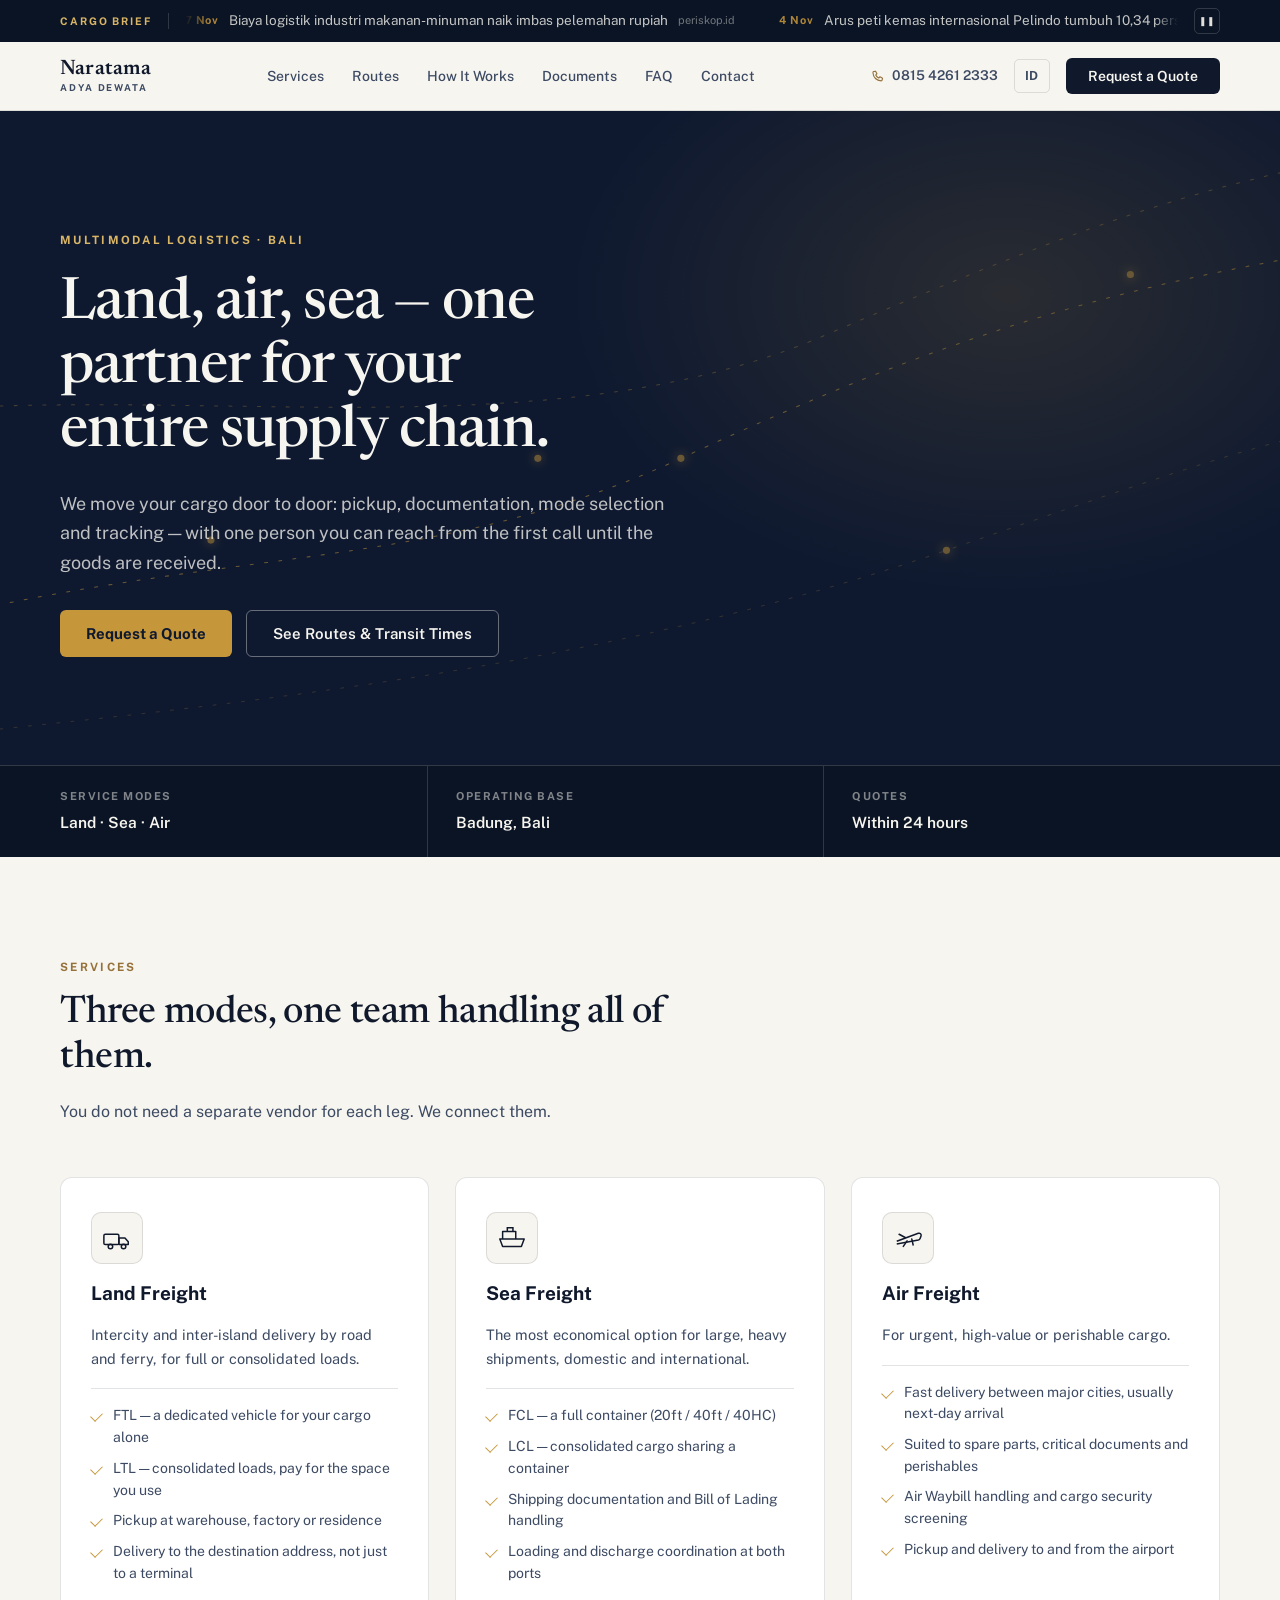
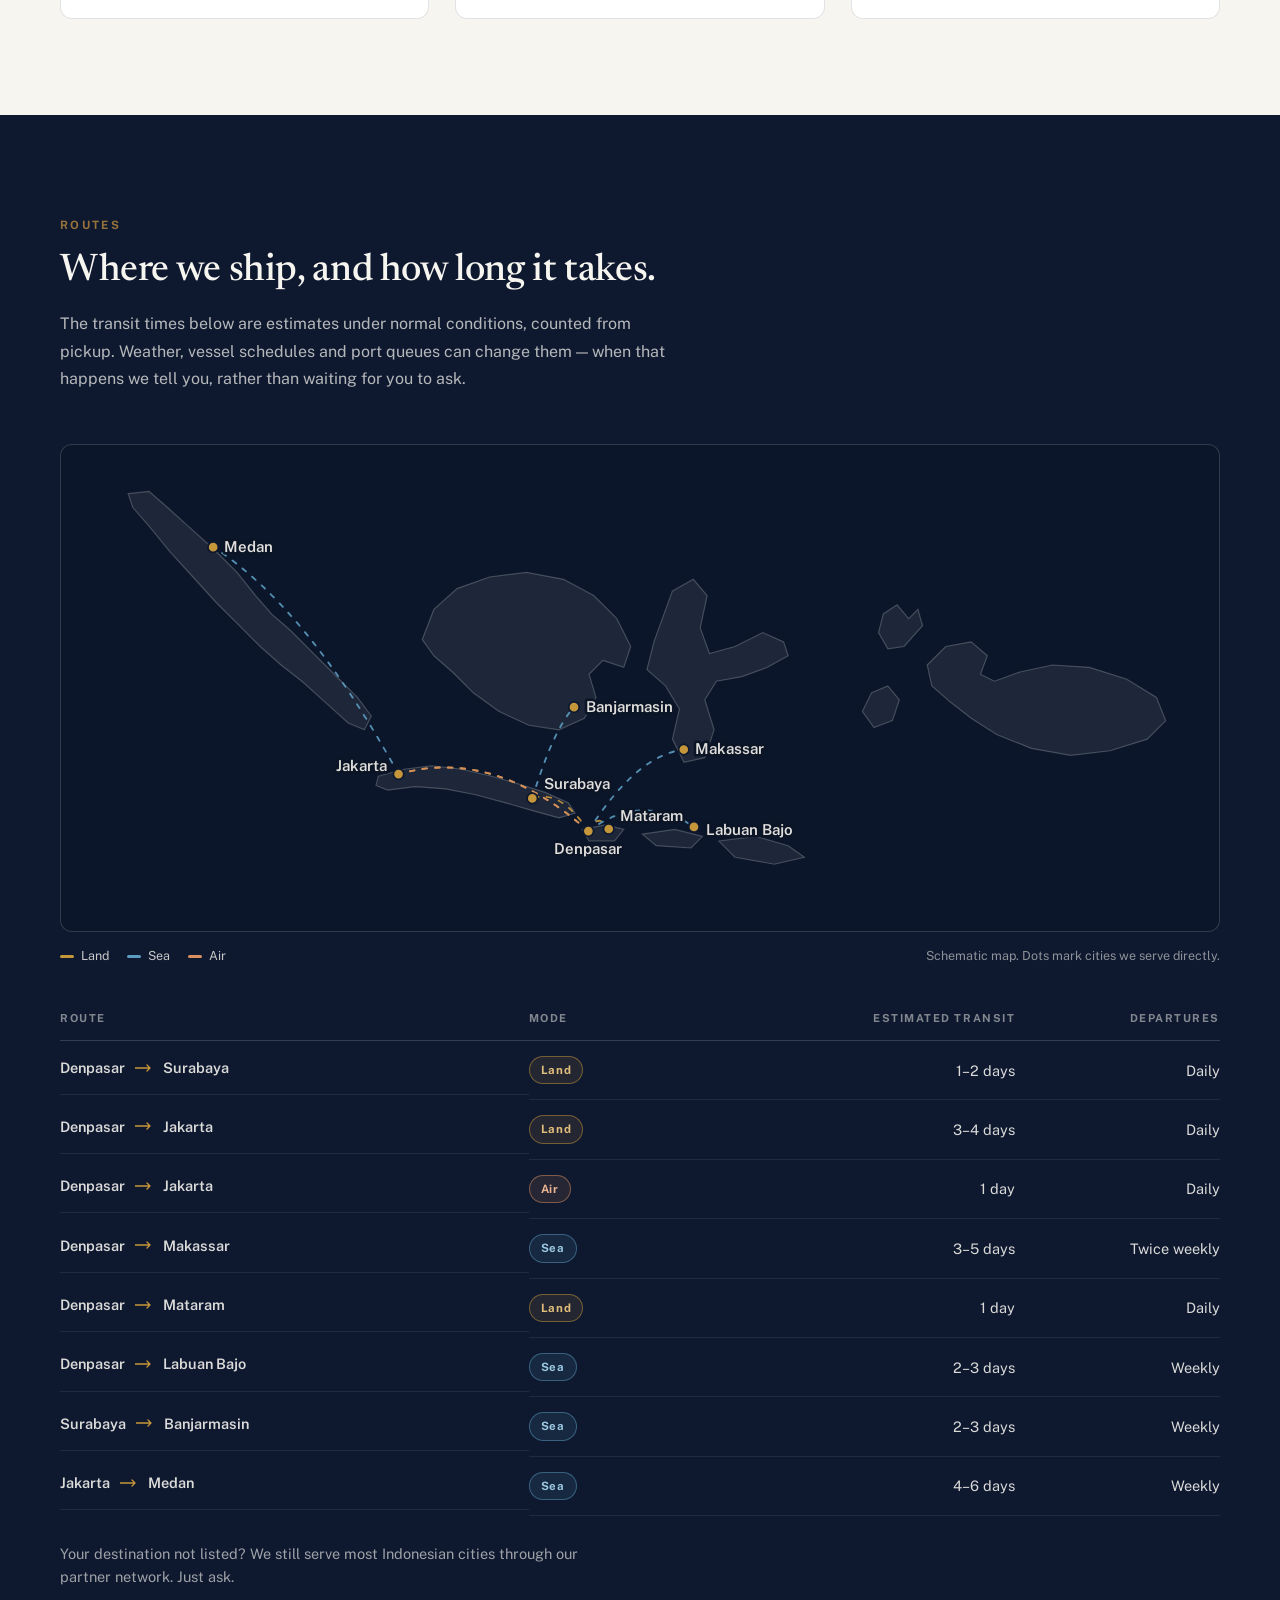
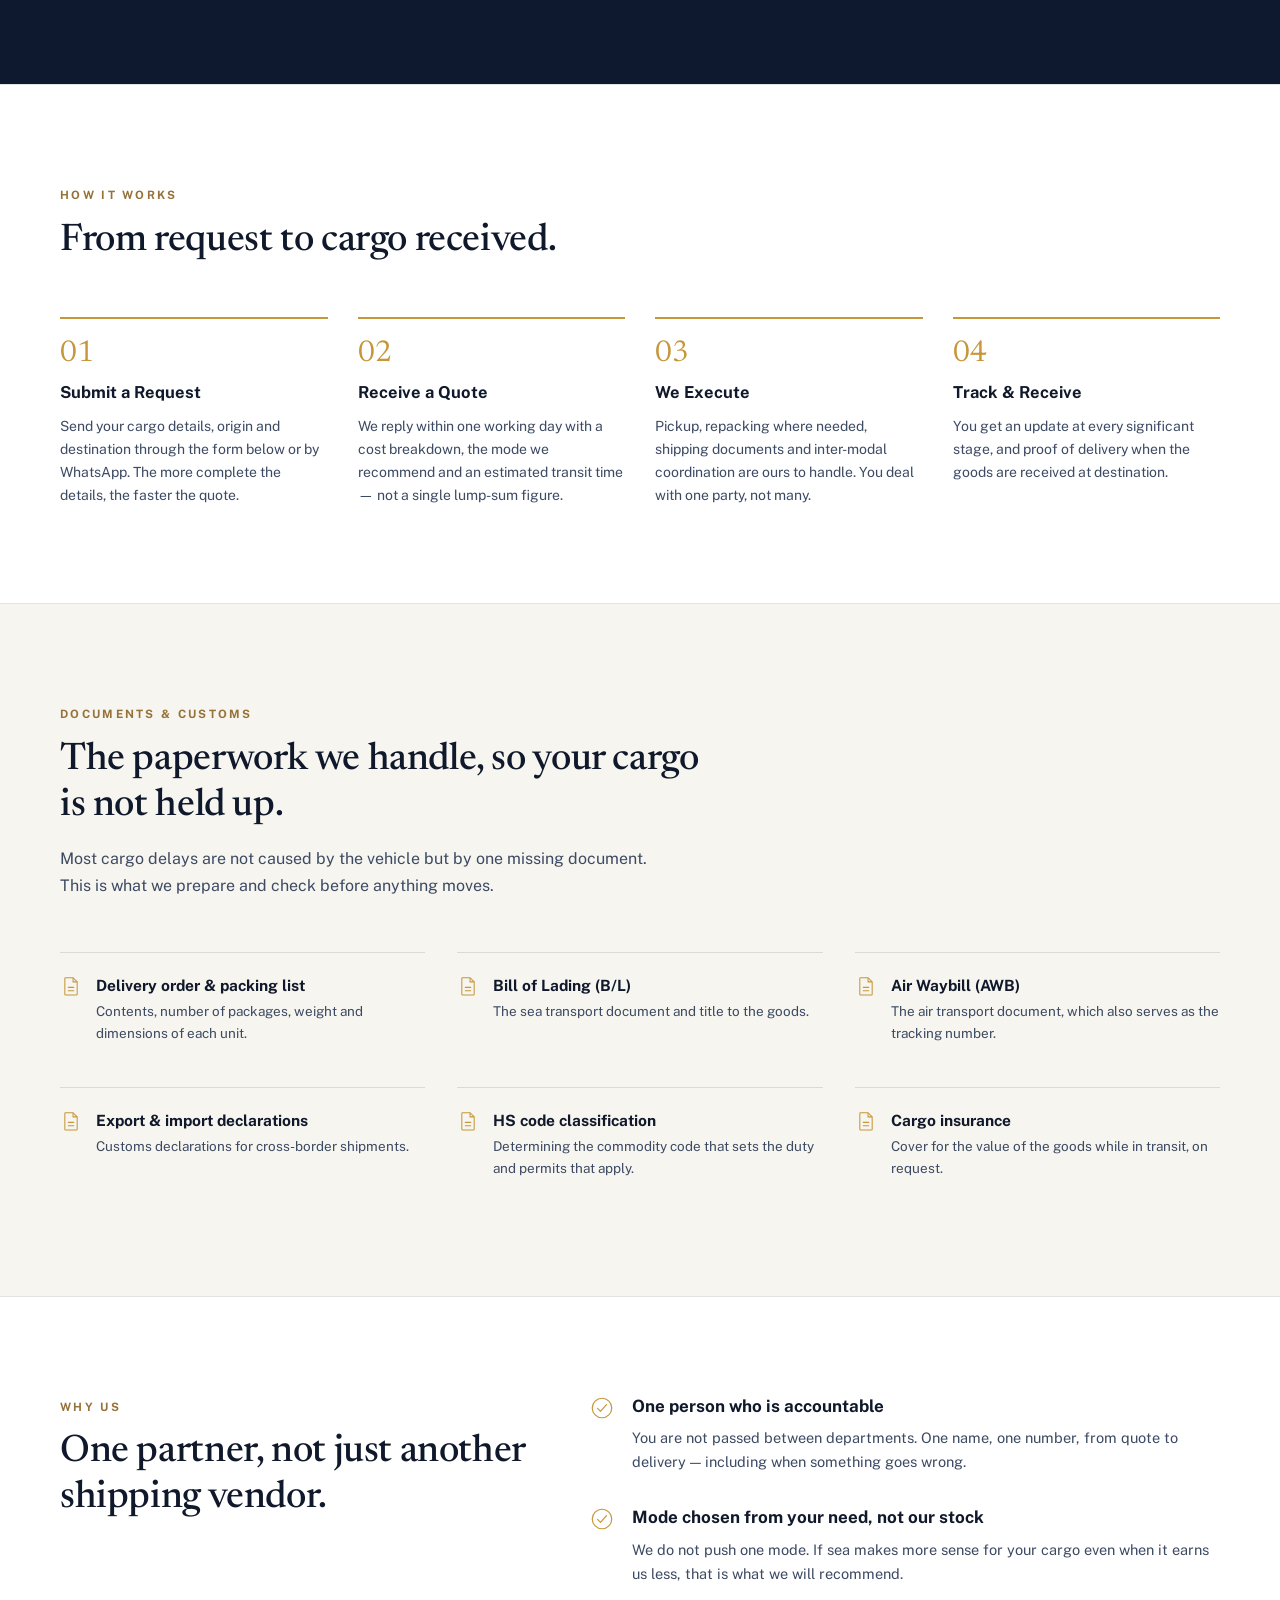
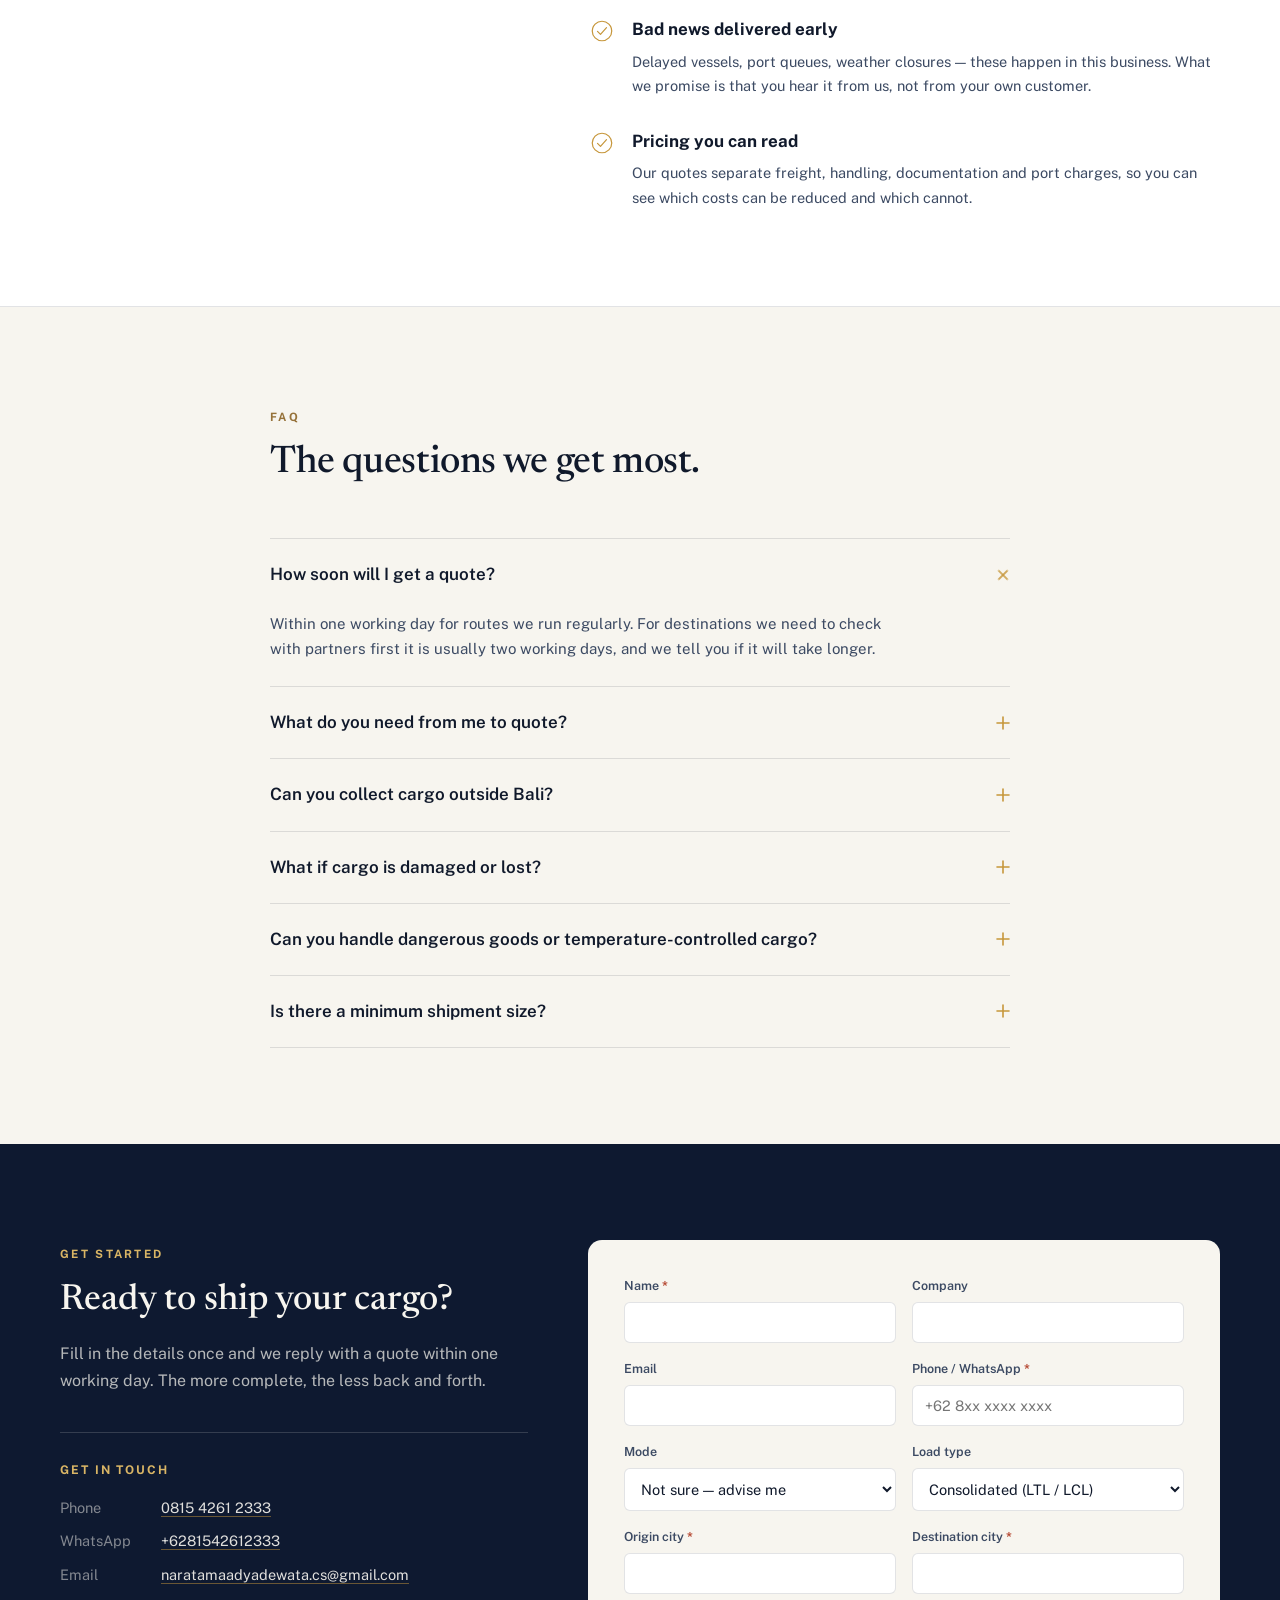
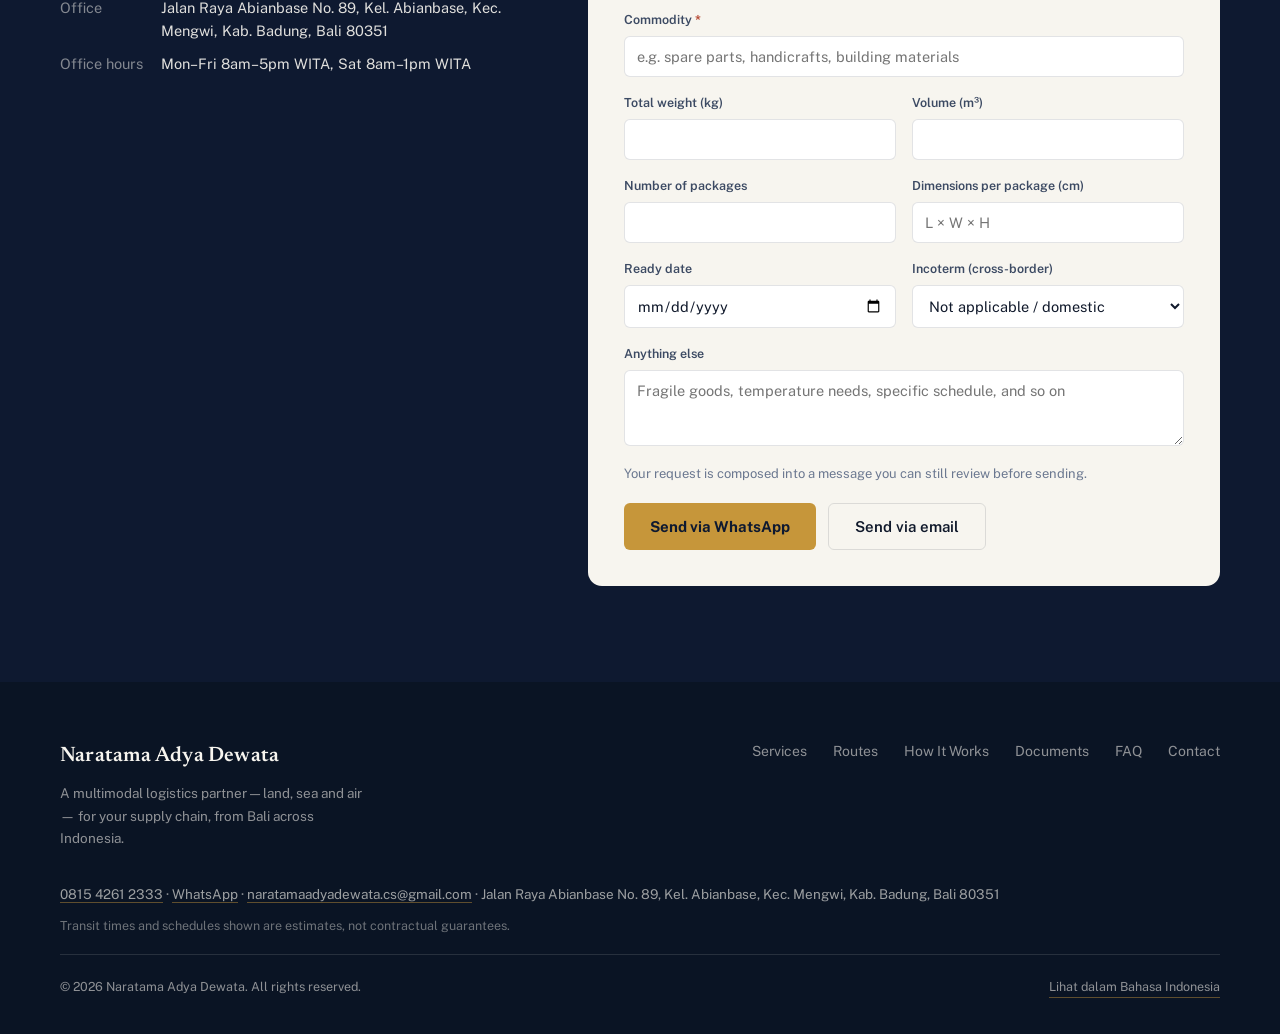
<file: en.html>
<!doctype html>
<html lang="en">
<head>
<meta charset="utf-8">
<meta name="viewport" content="width=device-width, initial-scale=1">
<title>Naratama Adya Dewata — Land, Air &amp; Sea Logistics from Bali</title>
<meta name="description" content="Land, air and sea freight forwarding from Bali across Indonesia. One partner for your whole supply chain, with a quote within 24 hours.">
<link rel="alternate" hreflang="id" href="index.html">
<link rel="alternate" hreflang="en" href="en.html">
<link rel="alternate" hreflang="x-default" href="index.html">
<meta property="og:type" content="website">
<meta property="og:title" content="Naratama Adya Dewata — Land, Air &amp; Sea Logistics from Bali">
<meta property="og:description" content="Land, air and sea freight forwarding from Bali across Indonesia. One partner for your whole supply chain, with a quote within 24 hours.">
<meta property="og:locale" content="en_US">
<meta name="theme-color" content="#0E1930">
<link rel="icon" href="favicon.svg" type="image/svg+xml">
<link rel="icon" href="favicon-32.png" sizes="32x32" type="image/png">
<link rel="apple-touch-icon" href="apple-touch-icon.png">
<link rel="preconnect" href="https://fonts.googleapis.com">
<link rel="preconnect" href="https://fonts.gstatic.com" crossorigin>
<link rel="stylesheet" href="https://fonts.googleapis.com/css2?family=Newsreader:opsz,wght@6..72,400;6..72,500;6..72,600&family=Public+Sans:wght@400;500;600;700&display=swap">
<link rel="stylesheet" href="style.css">
<script src="script.js" defer></script>
<script type="application/ld+json">{"@context": "https://schema.org", "@type": "Organization", "name": "Naratama Adya Dewata", "description": "Land, air and sea freight forwarding from Bali across Indonesia. One partner for your whole supply chain, with a quote within 24 hours.", "address": {"@type": "PostalAddress", "streetAddress": "Jalan Raya Abianbase No. 89, Kel. Abianbase, Kec. Mengwi, Kab. Badung, Bali 80351", "addressRegion": "Bali", "addressCountry": "ID"}, "telephone": "0815 4261 2333", "email": "naratamaadyadewata.cs@gmail.com"}</script>
<script type="application/ld+json">{"@context": "https://schema.org", "@type": "FAQPage", "mainEntity": [{"@type": "Question", "name": "How soon will I get a quote?", "acceptedAnswer": {"@type": "Answer", "text": "Within one working day for routes we run regularly. For destinations we need to check with partners first it is usually two working days, and we tell you if it will take longer."}}, {"@type": "Question", "name": "What do you need from me to quote?", "acceptedAnswer": {"@type": "Answer", "text": "Origin and destination, the commodity, weight and volume or dimensions per package, and your ready date. For cross-border shipments, add the incoterm and the cargo value."}}, {"@type": "Question", "name": "Can you collect cargo outside Bali?", "acceptedAnswer": {"@type": "Answer", "text": "Yes. We are based in Badung, but we arrange pickup in Java, Lombok and other major cities through our partner network."}}, {"@type": "Question", "name": "What if cargo is damaged or lost?", "acceptedAnswer": {"@type": "Answer", "text": "A carrier’s liability is set by the transport document and is capped. For high-value goods we recommend cargo insurance, and we arrange it before the shipment moves."}}, {"@type": "Question", "name": "Can you handle dangerous goods or temperature-controlled cargo?", "acceptedAnswer": {"@type": "Answer", "text": "Ask us first and name the commodity. Both have their own rules and limits per mode, and we will say plainly if we cannot take it."}}, {"@type": "Question", "name": "Is there a minimum shipment size?", "acceptedAnswer": {"@type": "Answer", "text": "There is no minimum for consolidated cargo. FTL and FCL are priced per vehicle or per container, so they make sense from a certain volume up — we will tell you honestly which is cheaper for you."}}]}</script>
</head>
<body>
<a class="lewati" href="#utama">Skip to content</a>
<div class="ticker" id="ticker" hidden><div class="wadah ticker-dalam"><span class="ticker-label">CARGO BRIEF</span><div class="ticker-jendela"><div class="ticker-jalur" id="ticker-jalur"></div></div><button type="button" class="ticker-jeda" id="ticker-jeda" data-jeda="Pause" data-jalan="Play" aria-label="Pause">❚❚</button></div></div>
<header class="kepala" id="kepala"><div class="wadah kepala-dalam">
<a class="merek" href="#atas"><span class="merek-1">Naratama</span><span class="merek-2">ADYA DEWATA</span></a>
<nav class="nav" id="nav" aria-label="Services">
<a href="#layanan">Services</a><a href="#rute">Routes</a><a href="#cara-kerja">How It Works</a><a href="#dokumen">Documents</a><a href="#tanya">FAQ</a><a href="#kontak">Contact</a>
</nav>
<div class="kepala-kanan">
<a class="kepala-telp sembunyi-hp" href="tel:081542612333"><svg width="14" height="14" viewBox="0 0 16 16" fill="none" aria-hidden="true"><path d="M5.2 2.5 6.8 5.4 5.4 6.9c.7 1.5 1.9 2.7 3.4 3.4l1.5-1.4 2.9 1.6-.5 2.2c-.1.5-.6.8-1.1.8C6.4 13.5 2.5 9.6 2.2 4c0-.5.3-1 .8-1.1l2.2-.4Z" stroke="currentColor" stroke-width="1.3" stroke-linejoin="round"/></svg>0815 4261 2333</a>
<a class="bahasa" href="index.html" hreflang="id">ID</a>
<a class="tbl tbl-gelap sembunyi-hp" href="#kontak">Request a Quote</a>
<button class="menu-tbl" id="menu-tbl" aria-expanded="false" aria-controls="nav" aria-label="Menu"><span></span><span></span><span></span></button>
</div></div></header>
<main id="utama">
<section class="hero" id="atas">
<svg class="hero-peta" viewBox="0 0 1440 640" preserveAspectRatio="xMidYMid slice" aria-hidden="true">
<defs><filter id="beaconGlow" x="-120%" y="-120%" width="340%" height="340%">
<feGaussianBlur stdDeviation="5" result="b"/><feMerge><feMergeNode in="b"/><feMergeNode in="SourceGraphic"/></feMerge></filter>
<radialGradient id="aurora"><stop offset="0%" stop-color="#C6963A" stop-opacity="0.30"/><stop offset="100%" stop-color="#C6963A" stop-opacity="0"/></radialGradient></defs>
<ellipse class="hero-aurora" cx="1080" cy="180" rx="440" ry="300" fill="url(#aurora)"/>
<g stroke="#C6963A" fill="none" stroke-linecap="round">
<path class="route-line" d="M -60 520 C 300 420, 500 460, 760 340 S 1200 160, 1520 120" stroke-dasharray="3 11"/>
<path class="route-line slow" d="M -60 300 C 260 260, 620 340, 900 220 S 1300 60, 1520 30" stroke-dasharray="3 11" opacity="0.6"/>
<path class="route-line slower" d="M -60 620 C 360 580, 700 540, 1020 430 S 1340 320, 1520 290" stroke-dasharray="3 11" opacity="0.4"/>
</g>
<g fill="#C6963A" class="hero-titik">
<circle class="route-beacon" cx="300" cy="420" r="3.5"/><circle class="route-beacon" cx="760" cy="340" r="3.5"/>
<circle class="route-beacon" cx="1200" cy="160" r="3.5"/><circle class="route-beacon" cx="620" cy="340" r="3.5"/>
<circle class="route-beacon" cx="1020" cy="430" r="3.5"/></g></svg>
<div class="wadah hero-dalam">
<span class="mata emas">MULTIMODAL LOGISTICS · BALI</span>
<h1>Land, air, sea — one partner for your entire supply chain.</h1>
<p class="hero-sub">We move your cargo door to door: pickup, documentation, mode selection and tracking — with one person you can reach from the first call until the goods are received.</p>
<div class="hero-tombol"><a class="tbl tbl-utama" href="#kontak">Request a Quote</a><a class="tbl tbl-garis" href="#rute">See Routes &amp; Transit Times</a></div>
</div></section>
<section class="bukti" aria-label="Service modes"><div class="wadah bukti-baris"><div class="bukti-butir"><dt>Service modes</dt><dd>Land · Sea · Air</dd></div><div class="bukti-butir"><dt>Operating base</dt><dd>Badung, Bali</dd></div><div class="bukti-butir"><dt>Quotes</dt><dd>Within 24 hours</dd></div></div></section>
<section class="bagian" id="layanan"><div class="wadah">
<div class="bagian-kepala"><span class="mata">SERVICES</span><h2>Three modes, one team handling all of them.</h2><p class="bagian-sub">You do not need a separate vendor for each leg. We connect them.</p></div>
<div class="kisi-3"><article class="kartu-layanan"><div class="kartu-ikon"><svg width="30" height="30" viewBox="0 0 32 32" fill="none" stroke="#10192B" stroke-width="1.6" aria-hidden="true"><rect x="2" y="12" width="16" height="11" rx="1.5"/><path d="M18 16h6.5L28 20v3h-10v-7Z" stroke-linejoin="round"/><circle cx="9" cy="25" r="2.4"/><circle cx="23" cy="25" r="2.4"/></svg></div><h3>Land Freight</h3><p>Intercity and inter-island delivery by road and ferry, for full or consolidated loads.</p><ul class="centang"><li>FTL — a dedicated vehicle for your cargo alone</li><li>LTL — consolidated loads, pay for the space you use</li><li>Pickup at warehouse, factory or residence</li><li>Delivery to the destination address, not just to a terminal</li></ul></article><article class="kartu-layanan"><div class="kartu-ikon"><svg width="30" height="30" viewBox="0 0 32 32" fill="none" stroke="#10192B" stroke-width="1.6" aria-hidden="true"><path d="M6 17V9h14v8" stroke-linejoin="round"/><path d="M3 17h26l-3 8H6l-3-8Z" stroke-linejoin="round"/><path d="M11 9V5h6v4"/></svg></div><h3>Sea Freight</h3><p>The most economical option for large, heavy shipments, domestic and international.</p><ul class="centang"><li>FCL — a full container (20ft / 40ft / 40HC)</li><li>LCL — consolidated cargo sharing a container</li><li>Shipping documentation and Bill of Lading handling</li><li>Loading and discharge coordination at both ports</li></ul></article><article class="kartu-layanan"><div class="kartu-ikon"><svg width="30" height="30" viewBox="0 0 32 32" fill="none" stroke="#10192B" stroke-width="1.6" aria-hidden="true"><path d="M4 19.5 27 11c1.8-.66 3.6 1.1 2.9 2.9l-1 2.6c-.3.8-1 1.4-1.8 1.6L4 22.5" stroke-linejoin="round"/><path d="M13 15.5 6.5 12M15 19l-4 6M20 17l1.5 6.5" stroke-linecap="round"/></svg></div><h3>Air Freight</h3><p>For urgent, high-value or perishable cargo.</p><ul class="centang"><li>Fast delivery between major cities, usually next-day arrival</li><li>Suited to spare parts, critical documents and perishables</li><li>Air Waybill handling and cargo security screening</li><li>Pickup and delivery to and from the airport</li></ul></article></div>
</div></section>
<section class="bagian gelap" id="rute"><div class="wadah">
<div class="bagian-kepala terang"><span class="mata">ROUTES</span><h2>Where we ship, and how long it takes.</h2><p class="bagian-sub">The transit times below are estimates under normal conditions, counted from pickup. Weather, vessel schedules and port queues can change them — when that happens we tell you, rather than waiting for you to ask.</p></div>
<figure class="peta-bungkus"><svg viewBox="0 0 1000 420" class="peta" role="img" aria-label="Shipping coverage" preserveAspectRatio="xMidYMid meet"><g class="peta-pulau"><path d="M 58 42 L 76 40 L 92 54 L 112 72 L 132 90 L 152 110 L 168 130 L 182 146 L 198 160 L 216 178 L 236 198 L 256 218 L 268 234 L 262 246 L 248 240 L 228 222 L 208 204 L 190 190 L 172 174 L 154 156 L 134 136 L 114 114 L 94 92 L 76 70 L 62 54 Z"/><path d="M 274 286 L 296 280 L 320 277 L 346 280 L 372 286 L 396 293 L 418 300 L 438 309 L 444 318 L 430 322 L 408 316 L 384 309 L 358 302 L 332 297 L 306 295 L 282 298 L 272 294 Z"/><path d="M 312 168 L 322 142 L 342 124 L 370 114 L 402 110 L 434 116 L 460 130 L 480 150 L 492 174 L 486 192 L 468 186 L 456 198 L 462 218 L 452 236 L 430 246 L 404 242 L 378 230 L 356 214 L 338 196 L 322 182 Z"/><path d="M 528 126 L 546 116 L 558 130 L 552 158 L 560 180 L 582 174 L 606 162 L 624 170 L 628 182 L 610 192 L 588 200 L 566 204 L 556 220 L 564 246 L 556 270 L 538 274 L 528 254 L 534 228 L 522 208 L 506 194 L 512 170 Z"/><path d="M 748 190 L 764 174 L 786 170 L 800 182 L 794 198 L 806 204 L 828 196 L 856 190 L 888 192 L 920 202 L 946 218 L 954 238 L 938 254 L 906 264 L 872 268 L 838 262 L 808 250 L 786 236 L 768 222 L 752 208 Z"/><path d="M 700 214 L 714 208 L 724 220 L 718 238 L 702 244 L 692 230 Z"/><path d="M 710 146 L 722 138 L 732 150 L 740 142 L 744 156 L 728 174 L 714 176 L 706 162 Z"/><path d="M 450 332 L 470 328 L 486 332 L 478 342 L 456 342 Z M 502 336 L 530 332 L 554 338 L 544 348 L 514 346 Z M 568 342 L 600 338 L 628 346 L 642 356 L 616 362 L 582 356 Z"/></g><g class="peta-rute"><path class="rute-garis moda-darat" d="M 455.4 333.4 Q 431.2 296.7 407.0 305.2" stroke="#C6963A"/><path class="rute-garis moda-darat" d="M 455.4 333.4 Q 373.4 260.7 291.5 284.2" stroke="#C6963A"/><path class="rute-garis moda-udara" d="M 455.4 333.4 Q 373.4 260.7 291.5 284.2" stroke="#D98F5F"/><path class="rute-garis moda-laut" d="M 455.4 333.4 Q 496.6 268.1 537.8 263.0" stroke="#5B9BBF"/><path class="rute-garis moda-darat" d="M 455.4 333.4 Q 464.2 316.6 473.0 331.6" stroke="#C6963A"/><path class="rute-garis moda-laut" d="M 455.4 333.4 Q 501.0 299.5 546.6 329.8" stroke="#5B9BBF"/><path class="rute-garis moda-laut" d="M 407.0 305.2 Q 425.0 245.9 443.0 226.4" stroke="#5B9BBF"/><path class="rute-garis moda-laut" d="M 291.5 284.2 Q 211.4 139.0 131.4 88.2" stroke="#5B9BBF"/></g><g class="peta-kota"><circle cx="455.4" cy="333.4" r="4.5"/><text class="alas" x="455.4" y="353.4" text-anchor="middle">Denpasar</text><text class="atas" x="455.4" y="353.4" text-anchor="middle">Denpasar</text><circle cx="407.0" cy="305.2" r="4.5"/><text class="alas" x="417.0" y="297.2" text-anchor="start">Surabaya</text><text class="atas" x="417.0" y="297.2" text-anchor="start">Surabaya</text><circle cx="291.5" cy="284.2" r="4.5"/><text class="alas" x="281.5" y="281.2" text-anchor="end">Jakarta</text><text class="atas" x="281.5" y="281.2" text-anchor="end">Jakarta</text><circle cx="537.8" cy="263.0" r="4.5"/><text class="alas" x="547.8" y="267.0" text-anchor="start">Makassar</text><text class="atas" x="547.8" y="267.0" text-anchor="start">Makassar</text><circle cx="473.0" cy="331.6" r="4.5"/><text class="alas" x="483.0" y="324.6" text-anchor="start">Mataram</text><text class="atas" x="483.0" y="324.6" text-anchor="start">Mataram</text><circle cx="546.6" cy="329.8" r="4.5"/><text class="alas" x="556.6" y="336.8" text-anchor="start">Labuan Bajo</text><text class="atas" x="556.6" y="336.8" text-anchor="start">Labuan Bajo</text><circle cx="443.0" cy="226.4" r="4.5"/><text class="alas" x="453.0" y="230.4" text-anchor="start">Banjarmasin</text><text class="atas" x="453.0" y="230.4" text-anchor="start">Banjarmasin</text><circle cx="131.4" cy="88.2" r="4.5"/><text class="alas" x="140.4" y="92.2" text-anchor="start">Medan</text><text class="atas" x="140.4" y="92.2" text-anchor="start">Medan</text></g></svg><figcaption class="peta-kaki"><span class="peta-kunci"><span class="kunci-butir"><i style="background:#C6963A"></i>Land</span><span class="kunci-butir"><i style="background:#5B9BBF"></i>Sea</span><span class="kunci-butir"><i style="background:#D98F5F"></i>Air</span></span><span>Schematic map. Dots mark cities we serve directly.</span></figcaption></figure>
<div class="tabel-gulung"><table class="rute"><thead><tr><th scope="col">Route</th><th scope="col">Mode</th><th scope="col" class="num">Estimated transit</th><th scope="col" class="num">Departures</th></tr></thead><tbody><tr><td class="rute-nama"><span>Denpasar</span><svg class="panah" width="18" height="8" viewBox="0 0 18 8" aria-hidden="true"><path d="M0 4h15M12 1l3 3-3 3" stroke="currentColor" stroke-width="1.3" fill="none" stroke-linecap="round" stroke-linejoin="round"/></svg><span>Surabaya</span></td><td><span class="pil moda-darat">Land</span></td><td class="num">1–2 days</td><td class="num">Daily</td></tr><tr><td class="rute-nama"><span>Denpasar</span><svg class="panah" width="18" height="8" viewBox="0 0 18 8" aria-hidden="true"><path d="M0 4h15M12 1l3 3-3 3" stroke="currentColor" stroke-width="1.3" fill="none" stroke-linecap="round" stroke-linejoin="round"/></svg><span>Jakarta</span></td><td><span class="pil moda-darat">Land</span></td><td class="num">3–4 days</td><td class="num">Daily</td></tr><tr><td class="rute-nama"><span>Denpasar</span><svg class="panah" width="18" height="8" viewBox="0 0 18 8" aria-hidden="true"><path d="M0 4h15M12 1l3 3-3 3" stroke="currentColor" stroke-width="1.3" fill="none" stroke-linecap="round" stroke-linejoin="round"/></svg><span>Jakarta</span></td><td><span class="pil moda-udara">Air</span></td><td class="num">1 day</td><td class="num">Daily</td></tr><tr><td class="rute-nama"><span>Denpasar</span><svg class="panah" width="18" height="8" viewBox="0 0 18 8" aria-hidden="true"><path d="M0 4h15M12 1l3 3-3 3" stroke="currentColor" stroke-width="1.3" fill="none" stroke-linecap="round" stroke-linejoin="round"/></svg><span>Makassar</span></td><td><span class="pil moda-laut">Sea</span></td><td class="num">3–5 days</td><td class="num">Twice weekly</td></tr><tr><td class="rute-nama"><span>Denpasar</span><svg class="panah" width="18" height="8" viewBox="0 0 18 8" aria-hidden="true"><path d="M0 4h15M12 1l3 3-3 3" stroke="currentColor" stroke-width="1.3" fill="none" stroke-linecap="round" stroke-linejoin="round"/></svg><span>Mataram</span></td><td><span class="pil moda-darat">Land</span></td><td class="num">1 day</td><td class="num">Daily</td></tr><tr><td class="rute-nama"><span>Denpasar</span><svg class="panah" width="18" height="8" viewBox="0 0 18 8" aria-hidden="true"><path d="M0 4h15M12 1l3 3-3 3" stroke="currentColor" stroke-width="1.3" fill="none" stroke-linecap="round" stroke-linejoin="round"/></svg><span>Labuan Bajo</span></td><td><span class="pil moda-laut">Sea</span></td><td class="num">2–3 days</td><td class="num">Weekly</td></tr><tr><td class="rute-nama"><span>Surabaya</span><svg class="panah" width="18" height="8" viewBox="0 0 18 8" aria-hidden="true"><path d="M0 4h15M12 1l3 3-3 3" stroke="currentColor" stroke-width="1.3" fill="none" stroke-linecap="round" stroke-linejoin="round"/></svg><span>Banjarmasin</span></td><td><span class="pil moda-laut">Sea</span></td><td class="num">2–3 days</td><td class="num">Weekly</td></tr><tr><td class="rute-nama"><span>Jakarta</span><svg class="panah" width="18" height="8" viewBox="0 0 18 8" aria-hidden="true"><path d="M0 4h15M12 1l3 3-3 3" stroke="currentColor" stroke-width="1.3" fill="none" stroke-linecap="round" stroke-linejoin="round"/></svg><span>Medan</span></td><td><span class="pil moda-laut">Sea</span></td><td class="num">4–6 days</td><td class="num">Weekly</td></tr></tbody></table></div>
<p class="rute-lain">Your destination not listed? We still serve most Indonesian cities through our partner network. Just ask.</p>
</div></section>
<section class="bagian putih" id="cara-kerja"><div class="wadah">
<div class="bagian-kepala"><span class="mata">HOW IT WORKS</span><h2>From request to cargo received.</h2></div>
<ol class="kisi-4 langkah-daftar"><li class="langkah"><span class="langkah-no">01</span><h3>Submit a Request</h3><p>Send your cargo details, origin and destination through the form below or by WhatsApp. The more complete the details, the faster the quote.</p></li><li class="langkah"><span class="langkah-no">02</span><h3>Receive a Quote</h3><p>We reply within one working day with a cost breakdown, the mode we recommend and an estimated transit time — not a single lump-sum figure.</p></li><li class="langkah"><span class="langkah-no">03</span><h3>We Execute</h3><p>Pickup, repacking where needed, shipping documents and inter-modal coordination are ours to handle. You deal with one party, not many.</p></li><li class="langkah"><span class="langkah-no">04</span><h3>Track &amp; Receive</h3><p>You get an update at every significant stage, and proof of delivery when the goods are received at destination.</p></li></ol>
</div></section>
<section class="bagian" id="dokumen"><div class="wadah">
<div class="bagian-kepala"><span class="mata">DOCUMENTS &amp; CUSTOMS</span><h2>The paperwork we handle, so your cargo is not held up.</h2><p class="bagian-sub">Most cargo delays are not caused by the vehicle but by one missing document. This is what we prepare and check before anything moves.</p></div>
<div class="kisi-dok"><div class="dok-butir"><svg width="22" height="22" viewBox="0 0 32 32" fill="none" stroke="#C6963A" stroke-width="1.5" aria-hidden="true"><path d="M8 4h11l6 6v18a1 1 0 0 1-1 1H8a1 1 0 0 1-1-1V5a1 1 0 0 1 1-1Z" stroke-linejoin="round"/><path d="M19 4v6h6" stroke-linejoin="round"/><path d="M12 18h8M12 23h8" stroke-linecap="round"/></svg><div><h3>Delivery order &amp; packing list</h3><p>Contents, number of packages, weight and dimensions of each unit.</p></div></div><div class="dok-butir"><svg width="22" height="22" viewBox="0 0 32 32" fill="none" stroke="#C6963A" stroke-width="1.5" aria-hidden="true"><path d="M8 4h11l6 6v18a1 1 0 0 1-1 1H8a1 1 0 0 1-1-1V5a1 1 0 0 1 1-1Z" stroke-linejoin="round"/><path d="M19 4v6h6" stroke-linejoin="round"/><path d="M12 18h8M12 23h8" stroke-linecap="round"/></svg><div><h3>Bill of Lading (B/L)</h3><p>The sea transport document and title to the goods.</p></div></div><div class="dok-butir"><svg width="22" height="22" viewBox="0 0 32 32" fill="none" stroke="#C6963A" stroke-width="1.5" aria-hidden="true"><path d="M8 4h11l6 6v18a1 1 0 0 1-1 1H8a1 1 0 0 1-1-1V5a1 1 0 0 1 1-1Z" stroke-linejoin="round"/><path d="M19 4v6h6" stroke-linejoin="round"/><path d="M12 18h8M12 23h8" stroke-linecap="round"/></svg><div><h3>Air Waybill (AWB)</h3><p>The air transport document, which also serves as the tracking number.</p></div></div><div class="dok-butir"><svg width="22" height="22" viewBox="0 0 32 32" fill="none" stroke="#C6963A" stroke-width="1.5" aria-hidden="true"><path d="M8 4h11l6 6v18a1 1 0 0 1-1 1H8a1 1 0 0 1-1-1V5a1 1 0 0 1 1-1Z" stroke-linejoin="round"/><path d="M19 4v6h6" stroke-linejoin="round"/><path d="M12 18h8M12 23h8" stroke-linecap="round"/></svg><div><h3>Export &amp; import declarations</h3><p>Customs declarations for cross-border shipments.</p></div></div><div class="dok-butir"><svg width="22" height="22" viewBox="0 0 32 32" fill="none" stroke="#C6963A" stroke-width="1.5" aria-hidden="true"><path d="M8 4h11l6 6v18a1 1 0 0 1-1 1H8a1 1 0 0 1-1-1V5a1 1 0 0 1 1-1Z" stroke-linejoin="round"/><path d="M19 4v6h6" stroke-linejoin="round"/><path d="M12 18h8M12 23h8" stroke-linecap="round"/></svg><div><h3>HS code classification</h3><p>Determining the commodity code that sets the duty and permits that apply.</p></div></div><div class="dok-butir"><svg width="22" height="22" viewBox="0 0 32 32" fill="none" stroke="#C6963A" stroke-width="1.5" aria-hidden="true"><path d="M8 4h11l6 6v18a1 1 0 0 1-1 1H8a1 1 0 0 1-1-1V5a1 1 0 0 1 1-1Z" stroke-linejoin="round"/><path d="M19 4v6h6" stroke-linejoin="round"/><path d="M12 18h8M12 23h8" stroke-linecap="round"/></svg><div><h3>Cargo insurance</h3><p>Cover for the value of the goods while in transit, on request.</p></div></div></div>
</div></section>
<section class="bagian putih" id="kenapa"><div class="wadah dua-kolom">
<div class="bagian-kepala lengket"><span class="mata">WHY US</span><h2>One partner, not just another shipping vendor.</h2></div>
<div class="kenapa-daftar"><div class="kenapa-butir"><svg width="24" height="24" viewBox="0 0 32 32" fill="none" stroke="#C6963A" stroke-width="1.6" aria-hidden="true"><circle cx="16" cy="16" r="13"/><path d="M10 16.5l4 4 8-9" stroke-linecap="round" stroke-linejoin="round"/></svg><div><h3>One person who is accountable</h3><p>You are not passed between departments. One name, one number, from quote to delivery — including when something goes wrong.</p></div></div><div class="kenapa-butir"><svg width="24" height="24" viewBox="0 0 32 32" fill="none" stroke="#C6963A" stroke-width="1.6" aria-hidden="true"><circle cx="16" cy="16" r="13"/><path d="M10 16.5l4 4 8-9" stroke-linecap="round" stroke-linejoin="round"/></svg><div><h3>Mode chosen from your need, not our stock</h3><p>We do not push one mode. If sea makes more sense for your cargo even when it earns us less, that is what we will recommend.</p></div></div><div class="kenapa-butir"><svg width="24" height="24" viewBox="0 0 32 32" fill="none" stroke="#C6963A" stroke-width="1.6" aria-hidden="true"><circle cx="16" cy="16" r="13"/><path d="M10 16.5l4 4 8-9" stroke-linecap="round" stroke-linejoin="round"/></svg><div><h3>Bad news delivered early</h3><p>Delayed vessels, port queues, weather closures — these happen in this business. What we promise is that you hear it from us, not from your own customer.</p></div></div><div class="kenapa-butir"><svg width="24" height="24" viewBox="0 0 32 32" fill="none" stroke="#C6963A" stroke-width="1.6" aria-hidden="true"><circle cx="16" cy="16" r="13"/><path d="M10 16.5l4 4 8-9" stroke-linecap="round" stroke-linejoin="round"/></svg><div><h3>Pricing you can read</h3><p>Our quotes separate freight, handling, documentation and port charges, so you can see which costs can be reduced and which cannot.</p></div></div></div>
</div></section>
<section class="bagian" id="tanya"><div class="wadah sempit">
<div class="bagian-kepala"><span class="mata">FAQ</span><h2>The questions we get most.</h2></div>
<div class="tanya-daftar"><details class="tanya" open><summary><span>How soon will I get a quote?</span><svg width="14" height="14" viewBox="0 0 14 14" aria-hidden="true"><path d="M7 1v12M1 7h12" stroke="currentColor" stroke-width="1.6" stroke-linecap="round"/></svg></summary><p>Within one working day for routes we run regularly. For destinations we need to check with partners first it is usually two working days, and we tell you if it will take longer.</p></details><details class="tanya"><summary><span>What do you need from me to quote?</span><svg width="14" height="14" viewBox="0 0 14 14" aria-hidden="true"><path d="M7 1v12M1 7h12" stroke="currentColor" stroke-width="1.6" stroke-linecap="round"/></svg></summary><p>Origin and destination, the commodity, weight and volume or dimensions per package, and your ready date. For cross-border shipments, add the incoterm and the cargo value.</p></details><details class="tanya"><summary><span>Can you collect cargo outside Bali?</span><svg width="14" height="14" viewBox="0 0 14 14" aria-hidden="true"><path d="M7 1v12M1 7h12" stroke="currentColor" stroke-width="1.6" stroke-linecap="round"/></svg></summary><p>Yes. We are based in Badung, but we arrange pickup in Java, Lombok and other major cities through our partner network.</p></details><details class="tanya"><summary><span>What if cargo is damaged or lost?</span><svg width="14" height="14" viewBox="0 0 14 14" aria-hidden="true"><path d="M7 1v12M1 7h12" stroke="currentColor" stroke-width="1.6" stroke-linecap="round"/></svg></summary><p>A carrier’s liability is set by the transport document and is capped. For high-value goods we recommend cargo insurance, and we arrange it before the shipment moves.</p></details><details class="tanya"><summary><span>Can you handle dangerous goods or temperature-controlled cargo?</span><svg width="14" height="14" viewBox="0 0 14 14" aria-hidden="true"><path d="M7 1v12M1 7h12" stroke="currentColor" stroke-width="1.6" stroke-linecap="round"/></svg></summary><p>Ask us first and name the commodity. Both have their own rules and limits per mode, and we will say plainly if we cannot take it.</p></details><details class="tanya"><summary><span>Is there a minimum shipment size?</span><svg width="14" height="14" viewBox="0 0 14 14" aria-hidden="true"><path d="M7 1v12M1 7h12" stroke="currentColor" stroke-width="1.6" stroke-linecap="round"/></svg></summary><p>There is no minimum for consolidated cargo. FTL and FCL are priced per vehicle or per container, so they make sense from a certain volume up — we will tell you honestly which is cheaper for you.</p></details></div>
</div></section>
<section class="bagian gelap" id="kontak"><div class="wadah kontak-kisi">
<div class="kontak-kiri"><span class="mata emas">GET STARTED</span><h2>Ready to ship your cargo?</h2><p class="bagian-sub">Fill in the details once and we reply with a quote within one working day. The more complete, the less back and forth.</p><div class="kontak-rinci"><h3>Get in touch</h3><dl><dt>Phone</dt><dd><a href="tel:081542612333">0815 4261 2333</a></dd><dt>WhatsApp</dt><dd><a href="https://wa.me/6281542612333" rel="noopener">+6281542612333</a></dd><dt>Email</dt><dd><a href="mailto:naratamaadyadewata.cs@gmail.com">naratamaadyadewata.cs@gmail.com</a></dd><dt>Office</dt><dd>Jalan Raya Abianbase No. 89, Kel. Abianbase, Kec. Mengwi, Kab. Badung, Bali 80351</dd><dt>Office hours</dt><dd>Mon–Fri 8am–5pm WITA, Sat 8am–1pm WITA</dd></dl></div></div>
<div class="kontak-kanan"><form id="form-penawaran" class="form" novalidate><div class="form-kisi"><div class="isian "><label for="nama">Name <abbr class="wajib" title="required">*</abbr></label><input id="nama" name="nama" type="text" placeholder="" required></div><div class="isian "><label for="firma">Company</label><input id="firma" name="firma" type="text" placeholder=""></div><div class="isian "><label for="email">Email</label><input id="email" name="email" type="email" placeholder=""></div><div class="isian "><label for="telp">Phone / WhatsApp <abbr class="wajib" title="required">*</abbr></label><input id="telp" name="telp" type="tel" placeholder="+62 8xx xxxx xxxx" required></div><div class="isian "><label for="moda">Mode</label><select id="moda" name="moda"><option>Not sure — advise me</option><option>Land</option><option>Sea</option><option>Air</option></select></div><div class="isian "><label for="jenis">Load type</label><select id="jenis" name="jenis"><option>Consolidated (LTL / LCL)</option><option>Full load (FTL / FCL)</option><option>Not sure</option></select></div><div class="isian "><label for="asal">Origin city <abbr class="wajib" title="required">*</abbr></label><input id="asal" name="asal" type="text" placeholder="" required></div><div class="isian "><label for="tujuan">Destination city <abbr class="wajib" title="required">*</abbr></label><input id="tujuan" name="tujuan" type="text" placeholder="" required></div><div class="isian penuh"><label for="barang">Commodity <abbr class="wajib" title="required">*</abbr></label><input id="barang" name="barang" type="text" placeholder="e.g. spare parts, handicrafts, building materials" required></div><div class="isian "><label for="berat">Total weight (kg)</label><input id="berat" name="berat" type="number" placeholder=""></div><div class="isian "><label for="volume">Volume (m³)</label><input id="volume" name="volume" type="number" placeholder=""></div><div class="isian "><label for="koli">Number of packages</label><input id="koli" name="koli" type="number" placeholder=""></div><div class="isian "><label for="dimensi">Dimensions per package (cm)</label><input id="dimensi" name="dimensi" type="text" placeholder="L × W × H"></div><div class="isian "><label for="tanggal">Ready date</label><input id="tanggal" name="tanggal" type="date" placeholder=""></div><div class="isian "><label for="incoterm">Incoterm (cross-border)</label><select id="incoterm" name="incoterm"><option>Not applicable / domestic</option><option>EXW</option><option>FOB</option><option>CIF</option><option>DDP</option><option>Not sure</option></select></div><div class="isian penuh"><label for="catatan">Anything else</label><textarea id="catatan" name="catatan" rows="3" placeholder="Fragile goods, temperature needs, specific schedule, and so on"></textarea></div></div><p class="form-bantu">Your request is composed into a message you can still review before sending.</p><div class="form-tombol"><button type="submit" class="tbl tbl-utama" data-lewat="wa">Send via WhatsApp</button><button type="button" class="tbl tbl-garis-gelap" data-lewat="email">Send via email</button></div><p class="form-galat" id="form-galat" role="alert" hidden>Please complete the highlighted fields.</p><p class="form-sukses" id="form-sukses" role="status" hidden>Thank you. We have your request and will reply within one working day.</p></form></div>
</div></section>
</main>
<footer class="kaki"><div class="wadah">
<div class="kaki-atas"><div class="kaki-merek"><span class="merek-1">Naratama Adya Dewata</span><p>A multimodal logistics partner — land, sea and air — for your supply chain, from Bali across Indonesia.</p></div><nav class="kaki-nav" aria-label="Contact"><a href="#layanan">Services</a><a href="#rute">Routes</a><a href="#cara-kerja">How It Works</a><a href="#dokumen">Documents</a><a href="#tanya">FAQ</a><a href="#kontak">Contact</a></nav></div>
<p class="kaki-hubungi"><a href="tel:081542612333">0815 4261 2333</a> · <a href="https://wa.me/6281542612333" rel="noopener">WhatsApp</a> · <a href="mailto:naratamaadyadewata.cs@gmail.com">naratamaadyadewata.cs@gmail.com</a> · <span>Jalan Raya Abianbase No. 89, Kel. Abianbase, Kec. Mengwi, Kab. Badung, Bali 80351</span></p>
<p class="kaki-legal">Transit times and schedules shown are estimates, not contractual guarantees.</p>
<div class="kaki-bawah"><span>© 2026 Naratama Adya Dewata. All rights reserved.</span><a href="index.html" hreflang="id">Lihat dalam Bahasa Indonesia</a></div>
</div></footer>
<script>window.NARATAMA={"lang": "en", "wa": "6281542612333", "email": "naratamaadyadewata.cs@gmail.com", "formspree": "", "judulPesan": "CARGO QUOTE REQUEST", "label": {"nama": "Name", "firma": "Company", "email": "Email", "telp": "Phone / WhatsApp", "moda": "Mode", "jenis": "Load type", "asal": "Origin city", "tujuan": "Destination city", "barang": "Commodity", "berat": "Total weight (kg)", "volume": "Volume (m³)", "koli": "Number of packages", "dimensi": "Dimensions per package (cm)", "tanggal": "Ready date", "incoterm": "Incoterm (cross-border)", "catatan": "Anything else"}};</script>
</body>
</html>
</file>
<file: style.css>
/* ══════════════════════════════════════════════════════════════════════
   Naratama Adya Dewata

   Situs ini sengaja dibangun TANPA FOTO. Bukan karena kekurangan, tapi
   karena foto stok kapal raksasa di pelabuhan internasional akan terbaca
   sebagai pinjaman oleh siapa pun yang mengerti bisnis ini -- dan foto
   yang terbaca sebagai pinjaman merugikan lebih banyak daripada tidak ada
   foto sama sekali.

   Sebagai gantinya, bobot visualnya ditanggung oleh: peta rute yang
   digambar sendiri, tabel yang padat informasi, skala huruf yang berani,
   dan blok warna gelap-terang yang berselang. Ini bahasa rupa laporan
   cetak dan jadwal pelayaran -- memang tidak pernah butuh foto, dan justru
   terbaca serius.

   Semua gaya ada di berkas ini, tidak ada lagi style="" bertebaran di
   dalam HTML seperti versi sebelumnya. Itu sebabnya versi lama tidak punya
   satu pun keadaan hover dan tidak bisa menyesuaikan diri di layar HP.
   ══════════════════════════════════════════════════════════════════════ */

:root{
  --navy-pekat:#0A1424;
  --navy:#0E1930;
  --tinta:#10192B;
  --tinta-sedang:#3C4A63;
  --tinta-lembut:#6B7890;
  --emas:#C6963A;
  --emas-terang:#D9B565;
  --emas-tua:#96723A;
  --krem:#F7F5EF;
  --krem-tua:#EFEBE1;
  --putih:#FFFFFF;
  --garis:rgba(16,25,43,0.12);
  --garis-terang:rgba(247,245,239,0.16);
  --serif:'Newsreader',Georgia,'Times New Roman',serif;
  --sans:'Public Sans',system-ui,-apple-system,'Segoe UI',Roboto,Helvetica,Arial,sans-serif;
  --lebar:1240px;
  --radius:10px;
}

*,*::before,*::after{box-sizing:border-box;margin:0;padding:0}
html{scroll-behavior:smooth;-webkit-text-size-adjust:100%}
body{
  font-family:var(--sans);
  background:var(--krem);
  color:var(--tinta);
  font-size:16px;
  line-height:1.6;
  -webkit-font-smoothing:antialiased;
}
a{color:inherit;text-decoration:none}
img,svg{display:block;max-width:100%}
::selection{background:var(--emas);color:var(--navy)}

:is(a,button,input,select,textarea,summary,details):focus-visible{
  outline:2px solid var(--emas);outline-offset:2px;border-radius:4px;
}
.lewati{
  position:absolute;left:-9999px;top:0;z-index:100;
  background:var(--navy);color:var(--krem);padding:12px 20px;font-weight:600;
}
.lewati:focus{left:0}

.wadah{max-width:var(--lebar);margin:0 auto;padding:0 40px;width:100%}
.wadah.sempit{max-width:820px}

/* ───────────────── tombol ───────────────── */
.tbl{
  display:inline-flex;align-items:center;justify-content:center;gap:8px;
  border:none;border-radius:6px;cursor:pointer;
  font-family:var(--sans);font-size:15px;font-weight:600;line-height:1;
  padding:15px 26px;white-space:nowrap;
  transition:background-color .16s,color .16s,transform .12s,box-shadow .16s;
}
.tbl:hover{transform:translateY(-1px)}
.tbl:active{transform:translateY(0)}
.tbl-utama{background:var(--emas);color:var(--navy);font-weight:700}
.tbl-utama:hover{background:var(--emas-terang);box-shadow:0 6px 18px rgba(198,150,58,.28)}
.tbl-gelap{background:var(--tinta);color:var(--krem);padding:11px 22px;font-size:14px}
.tbl-gelap:hover{background:var(--navy)}
.tbl-garis{border:1px solid rgba(247,245,239,.38);color:var(--krem)}
.tbl-garis:hover{background:rgba(247,245,239,.10);border-color:rgba(247,245,239,.6)}
.tbl-garis-gelap{border:1px solid var(--garis);color:var(--tinta);background:transparent}
.tbl-garis-gelap:hover{background:var(--krem-tua)}

/* ───────────────── ticker berita ─────────────────
   Menyembunyikan dirinya sendiri kalau beritanya sudah basi -- lihat
   script.js. Ticker berisi berita bulan Maret yang dibaca orang di bulan
   Desember membuat situs terbaca terbengkalai, lebih buruk daripada tidak
   ada ticker sama sekali. */
.ticker{background:var(--navy-pekat);color:rgba(247,245,239,.9);font-size:13.5px}
.ticker-dalam{display:flex;align-items:center;gap:16px;height:42px;overflow:hidden}
.ticker-label{
  flex:none;font-size:10.5px;font-weight:700;letter-spacing:.18em;color:var(--emas-terang);
  border-right:1px solid var(--garis-terang);padding-right:16px;
}
.ticker-jendela{flex:1;overflow:hidden;position:relative;height:42px;mask-image:linear-gradient(90deg,transparent,#000 24px,#000 calc(100% - 24px),transparent)}
.ticker-jalur{display:flex;align-items:center;gap:44px;height:42px;width:max-content;
  animation:ticker-geser 48s linear infinite}
.ticker-jalur.henti{animation-play-state:paused}
.ticker-jalur a{display:inline-flex;align-items:center;gap:10px;white-space:nowrap;opacity:.88}
.ticker-jalur a:hover{opacity:1;color:var(--emas-terang)}
.ticker-tgl{font-size:11px;font-weight:700;letter-spacing:.08em;color:var(--emas);flex:none}
.ticker-sumber{font-size:11px;color:rgba(247,245,239,.5)}
.ticker-jeda{
  flex:none;background:transparent;border:1px solid var(--garis-terang);color:inherit;
  width:26px;height:26px;border-radius:5px;cursor:pointer;font-size:9px;line-height:1;
}
.ticker-jeda:hover{background:rgba(247,245,239,.1)}
@keyframes ticker-geser{from{transform:translateX(0)}to{transform:translateX(-50%)}}
@media (prefers-reduced-motion:reduce){.ticker-jalur{animation:none}}

/* ───────────────── kepala ───────────────── */
.kepala{
  position:sticky;top:0;z-index:40;
  background:rgba(247,245,239,.93);backdrop-filter:blur(10px);
  border-bottom:1px solid var(--garis);
}
.kepala-dalam{display:flex;align-items:center;justify-content:space-between;gap:24px;padding-top:16px;padding-bottom:16px}
.merek{display:flex;flex-direction:column;line-height:1;flex:none}
.merek-1{font-family:var(--serif);font-size:21px;font-weight:600;letter-spacing:.01em}
.merek-2{font-size:9.5px;font-weight:700;letter-spacing:.2em;color:var(--tinta-sedang);margin-top:3px}
.nav{display:flex;align-items:center;gap:28px;flex-grow:1;justify-content:center}
.nav a{font-size:14px;font-weight:500;color:var(--tinta-sedang);padding:4px 0;position:relative}
.nav a::after{
  content:'';position:absolute;left:0;right:0;bottom:-2px;height:1.5px;
  background:var(--emas);transform:scaleX(0);transition:transform .18s;
}
.nav a:hover{color:var(--tinta)}
.nav a:hover::after{transform:scaleX(1)}
.kepala-kanan{display:flex;align-items:center;gap:16px;flex:none}
.bahasa{
  font-size:12.5px;font-weight:700;letter-spacing:.06em;color:var(--tinta-sedang);
  border:1px solid var(--garis);border-radius:5px;padding:6px 10px;
}
.bahasa:hover{border-color:var(--emas);color:var(--tinta)}
.menu-tbl{display:none;background:transparent;border:none;cursor:pointer;padding:8px;gap:5px;flex-direction:column}
.menu-tbl span{display:block;width:22px;height:2px;background:var(--tinta);border-radius:2px;transition:transform .2s,opacity .2s}
.menu-tbl[aria-expanded="true"] span:nth-child(1){transform:translateY(7px) rotate(45deg)}
.menu-tbl[aria-expanded="true"] span:nth-child(2){opacity:0}
.menu-tbl[aria-expanded="true"] span:nth-child(3){transform:translateY(-7px) rotate(-45deg)}

/* ───────────────── hero ───────────────── */
.hero{position:relative;background:var(--navy);color:var(--krem);overflow:hidden}
.hero-peta{position:absolute;inset:0;width:100%;height:100%;opacity:.5}
.hero-dalam{position:relative;padding-top:120px;padding-bottom:108px;display:flex;flex-direction:column;gap:24px;align-items:flex-start}
.mata{font-size:11.5px;font-weight:700;letter-spacing:.2em;color:var(--emas-tua)}
.mata.emas{color:var(--emas-terang)}
.hero h1{
  font-family:var(--serif);font-weight:500;font-size:clamp(34px,5.2vw,58px);
  line-height:1.1;letter-spacing:-.015em;max-width:15ch;
}
.hero-sub{font-size:18px;line-height:1.65;color:rgba(247,245,239,.76);max-width:58ch}
.hero-tombol{display:flex;gap:14px;flex-wrap:wrap;margin-top:8px}

@keyframes dash-flow{to{stroke-dashoffset:-140}}
@keyframes hero-glow{0%,100%{opacity:.5}50%{opacity:1}}
@keyframes aurora-drift{0%,100%{transform:translate(0,0) scale(1);opacity:.85}50%{transform:translate(-2%,3%) scale(1.07);opacity:1}}
.route-line{animation:dash-flow 7s linear infinite}
.route-line.slow{animation-duration:11s}
.route-line.slower{animation-duration:15s}
.route-beacon{filter:url(#beaconGlow);animation:hero-glow 3.5s ease-in-out infinite}
.route-beacon:nth-child(2){animation-delay:.7s}
.route-beacon:nth-child(3){animation-delay:1.4s}
.route-beacon:nth-child(4){animation-delay:2.1s}
.route-beacon:nth-child(5){animation-delay:2.8s}
.hero-aurora{animation:aurora-drift 16s ease-in-out infinite;transform-origin:center}
@media (prefers-reduced-motion:reduce){
  .route-line,.route-beacon,.hero-aurora{animation:none}
}

/* ───────────────── strip bukti ───────────────── */
.bukti{background:var(--navy-pekat);color:var(--krem);border-top:1px solid var(--garis-terang)}
.bukti-baris{display:flex;flex-wrap:wrap;gap:0;padding-top:0;padding-bottom:0}
.bukti-butir{
  flex:1 1 180px;padding:22px 28px 22px 0;margin-right:28px;
  border-right:1px solid var(--garis-terang);
}
.bukti-butir:last-child{border-right:none;margin-right:0}
.bukti-butir dt{font-size:11px;font-weight:700;letter-spacing:.14em;color:rgba(247,245,239,.5);text-transform:uppercase}
.bukti-butir dd{font-size:15.5px;font-weight:600;margin-top:5px;color:var(--krem)}

/* ───────────────── bagian ───────────────── */
.bagian{padding:96px 0}
.bagian.putih{background:var(--putih);border-top:1px solid var(--garis);border-bottom:1px solid var(--garis)}
.bagian.gelap{background:var(--navy);color:var(--krem)}
.bagian-kepala{max-width:66ch;margin-bottom:52px}
.bagian-kepala h2{
  font-family:var(--serif);font-weight:500;font-size:clamp(27px,3.4vw,38px);
  line-height:1.2;letter-spacing:-.01em;margin-top:12px;
}
.bagian-sub{margin-top:16px;font-size:16px;line-height:1.7;color:var(--tinta-sedang);max-width:62ch}
.bagian-kepala.terang h2{color:var(--krem)}
.bagian-kepala.terang .bagian-sub{color:rgba(247,245,239,.72)}
.gelap .bagian-sub{color:rgba(247,245,239,.72)}

.kisi-3{display:grid;grid-template-columns:repeat(3,minmax(0,1fr));gap:26px}
.kisi-4{display:grid;grid-template-columns:repeat(4,minmax(0,1fr));gap:30px}

/* ───────────────── kartu layanan ───────────────── */
.kartu-layanan{
  background:var(--putih);border:1px solid var(--garis);border-radius:12px;
  padding:34px 30px;display:flex;flex-direction:column;gap:14px;
  transition:border-color .18s,box-shadow .18s,transform .18s;
}
.kartu-layanan:hover{border-color:rgba(198,150,58,.55);box-shadow:0 10px 30px rgba(16,25,43,.07);transform:translateY(-2px)}
.kartu-ikon{width:52px;height:52px;border-radius:10px;background:var(--krem);
  display:flex;align-items:center;justify-content:center;border:1px solid var(--garis)}
.kartu-layanan h3{font-size:19px;font-weight:700}
.kartu-layanan>p{font-size:14.5px;line-height:1.65;color:var(--tinta-sedang)}
ul.centang{list-style:none;display:flex;flex-direction:column;gap:9px;margin-top:4px;
  padding-top:16px;border-top:1px solid var(--garis)}
ul.centang li{position:relative;padding-left:22px;font-size:14px;line-height:1.55;color:var(--tinta-sedang)}
ul.centang li::before{
  content:'';position:absolute;left:0;top:7px;width:11px;height:7px;
  border-left:1.8px solid var(--emas);border-bottom:1.8px solid var(--emas);
  transform:rotate(-45deg);
}

/* ───────────────── peta rute ───────────────── */
.peta-bungkus{margin:0 0 44px}
.peta{width:100%;height:auto;background:rgba(10,20,36,.45);border:1px solid var(--garis-terang);border-radius:12px}
.peta-pulau path{fill:rgba(247,245,239,.075);stroke:rgba(247,245,239,.22);stroke-width:1}
.peta-rute .rute-garis{fill:none;stroke-width:1.6;stroke-linecap:round;stroke-dasharray:4 7;
  animation:dash-flow 9s linear infinite;opacity:.9}
.peta-kota circle{fill:var(--emas);stroke:var(--navy);stroke-width:1.5}
.peta-kota text{font-family:var(--sans);font-size:13px;font-weight:600;paint-order:stroke}
.peta-kota text.alas{stroke:#0C1526;stroke-width:4.5;stroke-linejoin:round;fill:none}
.peta-kota text.atas{fill:rgba(247,245,239,.9)}
.peta-kaki{display:flex;flex-wrap:wrap;gap:12px 28px;align-items:center;justify-content:space-between;
  margin-top:14px;font-size:12.5px;color:rgba(247,245,239,.55)}
.peta-kunci{display:flex;gap:18px;flex-wrap:wrap}
.kunci-butir{display:inline-flex;align-items:center;gap:7px;font-size:12.5px;color:rgba(247,245,239,.8)}
.kunci-butir i{width:14px;height:2.5px;border-radius:2px;display:block}
@media (prefers-reduced-motion:reduce){.peta-rute .rute-garis{animation:none}}

/* ───────────────── tabel rute ───────────────── */
.tabel-gulung{overflow-x:auto;-webkit-overflow-scrolling:touch}
table.rute{width:100%;border-collapse:collapse;font-size:14.5px;min-width:580px}
table.rute th{
  text-align:left;font-size:11px;font-weight:700;letter-spacing:.14em;text-transform:uppercase;
  color:rgba(247,245,239,.5);padding:0 18px 12px 0;border-bottom:1px solid var(--garis-terang);
}
table.rute th.num,table.rute td.num{text-align:right;padding-right:0}
table.rute td{padding:15px 18px 15px 0;border-bottom:1px solid rgba(247,245,239,.08);color:rgba(247,245,239,.88)}
table.rute tbody tr:hover td{background:rgba(247,245,239,.04)}
.rute-nama{display:flex;align-items:center;gap:10px;font-weight:600;white-space:nowrap}
.rute-nama .panah{color:var(--emas);flex:none}
.pil{display:inline-block;font-size:11.5px;font-weight:700;letter-spacing:.06em;
  padding:4px 11px;border-radius:999px;border:1px solid}
.pil.moda-darat{color:#E2BE7C;border-color:rgba(198,150,58,.5);background:rgba(198,150,58,.12)}
.pil.moda-laut{color:#9BC8E0;border-color:rgba(91,155,191,.5);background:rgba(91,155,191,.12)}
.pil.moda-udara{color:#EBB492;border-color:rgba(217,143,95,.5);background:rgba(217,143,95,.12)}
.rute-lain{margin-top:26px;font-size:14.5px;color:rgba(247,245,239,.62);max-width:62ch}

/* ───────────────── langkah ───────────────── */
.langkah-daftar{list-style:none}
.langkah{display:flex;flex-direction:column;gap:10px;padding-top:20px;border-top:2px solid var(--emas)}
.langkah-no{font-family:var(--serif);font-size:30px;color:var(--emas);line-height:1}
.langkah h3{font-size:16.5px;font-weight:700}
.langkah p{font-size:14px;line-height:1.65;color:var(--tinta-sedang)}

/* ───────────────── dokumen ───────────────── */
.kisi-dok{display:grid;grid-template-columns:repeat(3,minmax(0,1fr));gap:22px 32px}
.dok-butir{display:flex;gap:14px;align-items:flex-start;padding:20px 0;border-top:1px solid var(--garis)}
.dok-butir svg{flex:none;margin-top:2px}
.dok-butir h3{font-size:15.5px;font-weight:700;margin-bottom:4px}
.dok-butir p{font-size:13.5px;line-height:1.6;color:var(--tinta-sedang)}

/* ───────────────── kenapa kami ───────────────── */
.dua-kolom{display:grid;grid-template-columns:.85fr 1.15fr;gap:64px;align-items:start}
.bagian-kepala.lengket{position:sticky;top:96px;margin-bottom:0}
.kenapa-daftar{display:flex;flex-direction:column;gap:30px}
.kenapa-butir{display:flex;gap:18px;align-items:flex-start}
.kenapa-butir svg{flex:none;margin-top:3px}
.kenapa-butir h3{font-size:17px;font-weight:700;margin-bottom:6px}
.kenapa-butir p{font-size:14.5px;line-height:1.68;color:var(--tinta-sedang)}

/* ───────────────── tanya jawab ───────────────── */
.tanya-daftar{display:flex;flex-direction:column}
details.tanya{border-top:1px solid var(--garis)}
details.tanya:last-child{border-bottom:1px solid var(--garis)}
details.tanya summary{
  list-style:none;cursor:pointer;padding:22px 0;display:flex;align-items:center;
  justify-content:space-between;gap:20px;font-size:17px;font-weight:600;
}
details.tanya summary::-webkit-details-marker{display:none}
details.tanya summary:hover{color:var(--emas-tua)}
details.tanya summary svg{flex:none;color:var(--emas);transition:transform .2s}
details.tanya[open] summary svg{transform:rotate(45deg)}
details.tanya p{padding:0 0 24px;font-size:15px;line-height:1.72;color:var(--tinta-sedang);max-width:70ch}

/* ───────────────── kontak & formulir ───────────────── */
.kontak-kisi{display:grid;grid-template-columns:.85fr 1.15fr;gap:60px;align-items:start}
.kontak-kiri h2{font-family:var(--serif);font-weight:500;font-size:clamp(27px,3.2vw,36px);
  line-height:1.22;margin:14px 0 16px;color:var(--krem)}
.kontak-rinci{margin-top:38px;padding-top:28px;border-top:1px solid var(--garis-terang)}
.kontak-rinci h3{font-size:12px;font-weight:700;letter-spacing:.16em;text-transform:uppercase;
  color:var(--emas-terang);margin-bottom:16px}
.kontak-rinci dl{display:grid;grid-template-columns:auto 1fr;gap:10px 18px;font-size:14.5px}
.kontak-rinci dt{color:rgba(247,245,239,.5);white-space:nowrap}
.kontak-rinci dd{color:rgba(247,245,239,.9)}
.kontak-rinci a{border-bottom:1px solid rgba(198,150,58,.5)}
.kontak-rinci a:hover{color:var(--emas-terang)}
.tautan-peta{display:inline-block;margin-top:4px;font-size:13px;color:var(--emas-terang)}

.form{background:var(--krem);border-radius:14px;padding:36px;color:var(--tinta)}
.form-kisi{display:grid;grid-template-columns:repeat(2,minmax(0,1fr));gap:16px}
.isian{display:flex;flex-direction:column;gap:6px;min-width:0}
.isian.penuh{grid-column:1/-1}
.isian label{font-size:12.5px;font-weight:600;color:var(--tinta-sedang)}
.wajib{color:#B4452F;text-decoration:none;font-weight:700}
.isian input,.isian select,.isian textarea{
  width:100%;border:1px solid var(--garis);border-radius:6px;padding:11px 12px;
  font-family:inherit;font-size:14.5px;color:var(--tinta);background:var(--putih);
  transition:border-color .15s,box-shadow .15s;
}
.isian textarea{resize:vertical;min-height:76px}
.isian input:focus,.isian select:focus,.isian textarea:focus{
  outline:none;border-color:var(--emas);box-shadow:0 0 0 3px rgba(198,150,58,.16);
}
.isian.kurang input,.isian.kurang select{border-color:#B4452F;background:#FDF3F1}
.form-bantu{margin-top:18px;font-size:13px;line-height:1.6;color:var(--tinta-lembut)}
.form-tombol{display:flex;gap:12px;flex-wrap:wrap;margin-top:18px}
.form-galat{margin-top:14px;font-size:14px;font-weight:600;color:#B4452F;
  background:#FDF3F1;border-radius:6px;padding:11px 14px}
.form-sukses{margin-top:14px;font-size:14px;line-height:1.6;color:#15603C;
  background:#E4F4EA;border-radius:6px;padding:12px 14px}

/* ───────────────── kaki ───────────────── */
.kaki{background:var(--navy-pekat);color:rgba(247,245,239,.56);padding:58px 0 36px;font-size:14px}
.kaki-atas{display:flex;justify-content:space-between;flex-wrap:wrap;gap:34px;margin-bottom:34px}
.kaki-merek .merek-1{color:var(--krem);display:block;margin-bottom:9px}
.kaki-merek p{max-width:38ch;line-height:1.65;font-size:13.5px}
.kaki-nav{display:flex;gap:26px;flex-wrap:wrap}
.kaki-nav a:hover{color:var(--emas-terang)}
.kaki-legal{font-size:12.5px;line-height:1.6;color:rgba(247,245,239,.42);margin-bottom:8px;max-width:76ch}
.kaki-bawah{display:flex;justify-content:space-between;flex-wrap:wrap;gap:12px;
  border-top:1px solid rgba(247,245,239,.12);padding-top:22px;margin-top:18px;font-size:12.5px}
.kaki-bawah a{border-bottom:1px solid rgba(198,150,58,.45)}
.kaki-bawah a:hover{color:var(--emas-terang)}

/* ══════════════════════════════════════════════════════════════════════
   LAYAR KECIL
   Situs lamamu tidak punya satu pun @media. Seluruh tata letaknya dipatok
   repeat(3,...), repeat(4,...), padding 96px, judul 56px -- di ponsel itu
   berdesakan dan judulnya melewati tepi layar. Untuk B2B di Indonesia,
   sebagian besar yang membuka pertama kali memakai ponsel.
   ══════════════════════════════════════════════════════════════════════ */
@media (max-width:1040px){
  .kisi-4{grid-template-columns:repeat(2,minmax(0,1fr))}
  .kisi-dok{grid-template-columns:repeat(2,minmax(0,1fr))}
  .dua-kolom,.kontak-kisi{grid-template-columns:1fr;gap:40px}
  .bagian-kepala.lengket{position:static}
  .nav{gap:20px}
  .nav a{font-size:13.5px}
}

@media (max-width:860px){
  .wadah{padding:0 22px}
  .bagian{padding:68px 0}
  .kisi-3{grid-template-columns:1fr;gap:18px}
  .hero-dalam{padding-top:76px;padding-bottom:72px}
  .hero-sub{font-size:16.5px}

  /* Nav jadi panel yang dibuka tombol. */
  .menu-tbl{display:flex}
  .sembunyi-hp{display:none}
  .nav{
    position:absolute;top:100%;left:0;right:0;
    flex-direction:column;align-items:stretch;gap:0;
    background:var(--krem);border-bottom:1px solid var(--garis);
    box-shadow:0 14px 30px rgba(16,25,43,.1);
    max-height:0;overflow:hidden;transition:max-height .24s ease;
  }
  .nav.buka{max-height:70vh;overflow:auto}
  .nav a{padding:15px 22px;border-bottom:1px solid var(--garis);font-size:15px}
  .nav a::after{display:none}
  .kepala-dalam{position:relative}

  .bukti-butir{flex:1 1 44%;border-right:none;margin-right:0;padding:16px 0;
    border-bottom:1px solid var(--garis-terang)}
  .bukti-butir:nth-last-child(-n+1){border-bottom:none}

  .form{padding:24px 20px}
  .form-kisi{grid-template-columns:1fr}
  .form-tombol .tbl{flex:1 1 100%}

  .peta-kota text{font-size:17px}
  .peta-kaki{font-size:12px}

  .kaki-atas{flex-direction:column;gap:24px}
  details.tanya summary{font-size:16px;gap:14px}
}

@media (max-width:520px){
  .kisi-4,.kisi-dok{grid-template-columns:1fr}
  .bukti-butir{flex:1 1 100%}
  .ticker-label{display:none}
  .hero-tombol{flex-direction:column;align-items:stretch;width:100%}
  .hero-tombol .tbl{width:100%}
  .merek-1{font-size:19px}
  .tbl{padding:14px 22px;font-size:14.5px}
}

@media print{
  .ticker,.kepala,.hero-peta,.menu-tbl,.form-tombol,.lewati{display:none !important}
  body{background:#fff;color:#000;font-size:11pt}
  .bagian,.hero,.bukti,.kaki{background:#fff !important;color:#000 !important;padding:16pt 0}
  .bagian-kepala h2,.hero h1,.kontak-kiri h2{color:#000 !important}
  table.rute td,table.rute th{color:#000 !important;border-color:#999 !important}
  details.tanya{break-inside:avoid}
  details.tanya p{display:block !important}
  a[href^="http"]::after{content:" (" attr(href) ")";font-size:9pt;color:#555}
}

/* Spanduk ini hanya muncul kalau WhatsApp, email, dan Formspree ketiganya
   masih kosong di isi.py -- artinya formulir penawaran belum punya tujuan
   kirim. Sengaja dibuat mencolok dan tidak bisa ditutup: situs yang
   mengucapkan terima kasih lalu membuang permintaan pelanggan adalah cacat
   yang harus berisik, bukan yang disembunyikan. */
.belum-siap{
  background:#8E2A1B;color:#fff;font-size:13.5px;font-weight:600;line-height:1.5;
  padding:11px 22px;text-align:center;
}

/* Telepon di bilah atas. Disembunyikan di HP bersama tombol penawaran --
   di layar sempit keduanya tidak muat, dan di HP nomornya tetap sejauh
   satu ketukan lewat menu dan bagian Kontak. */
.kepala-telp{
  display:inline-flex;align-items:center;gap:7px;
  font-size:13.5px;font-weight:600;color:var(--tinta-sedang);white-space:nowrap;
}
.kepala-telp svg{color:var(--emas-tua)}
.kepala-telp:hover{color:var(--tinta)}
.kaki-hubungi{
  font-size:13.5px;line-height:1.7;color:rgba(247,245,239,.62);margin-bottom:10px;
}
.kaki-hubungi a{border-bottom:1px solid rgba(198,150,58,.45)}
.kaki-hubungi a:hover{color:var(--emas-terang)}
</file>
